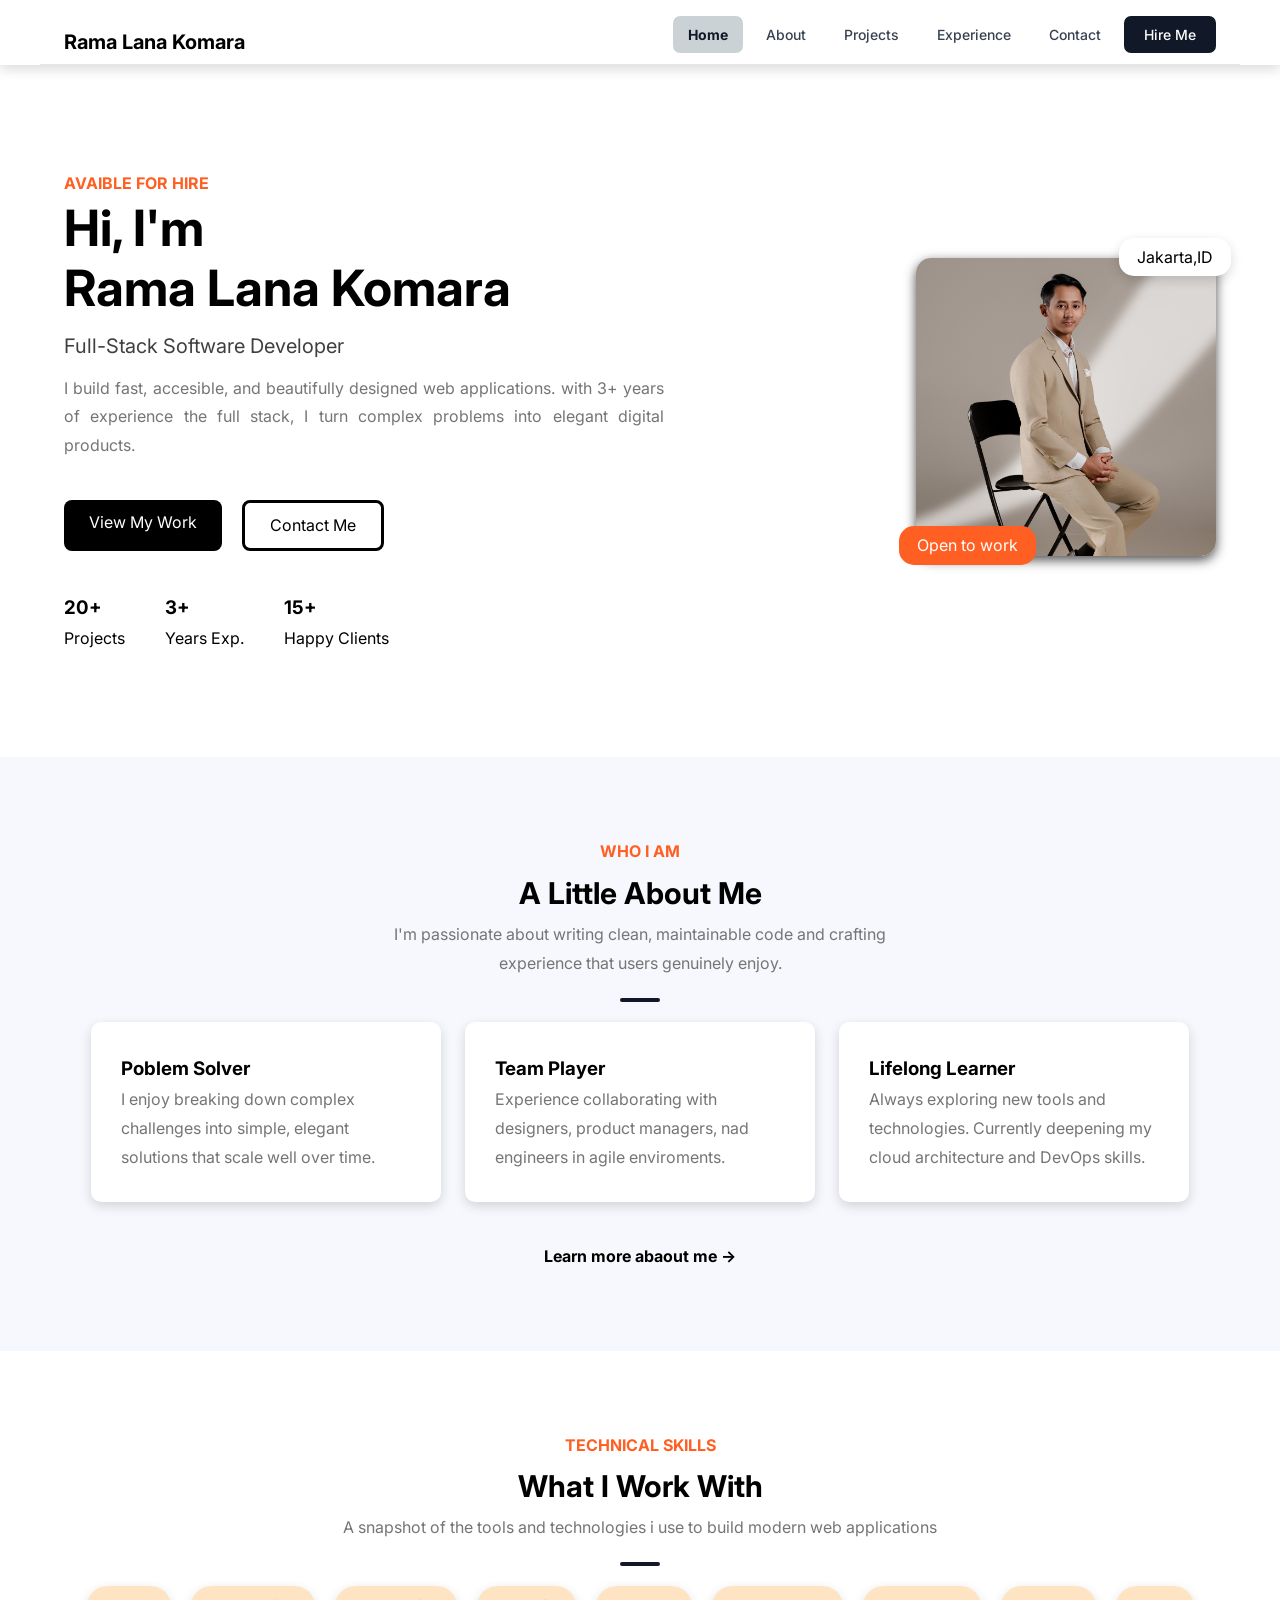
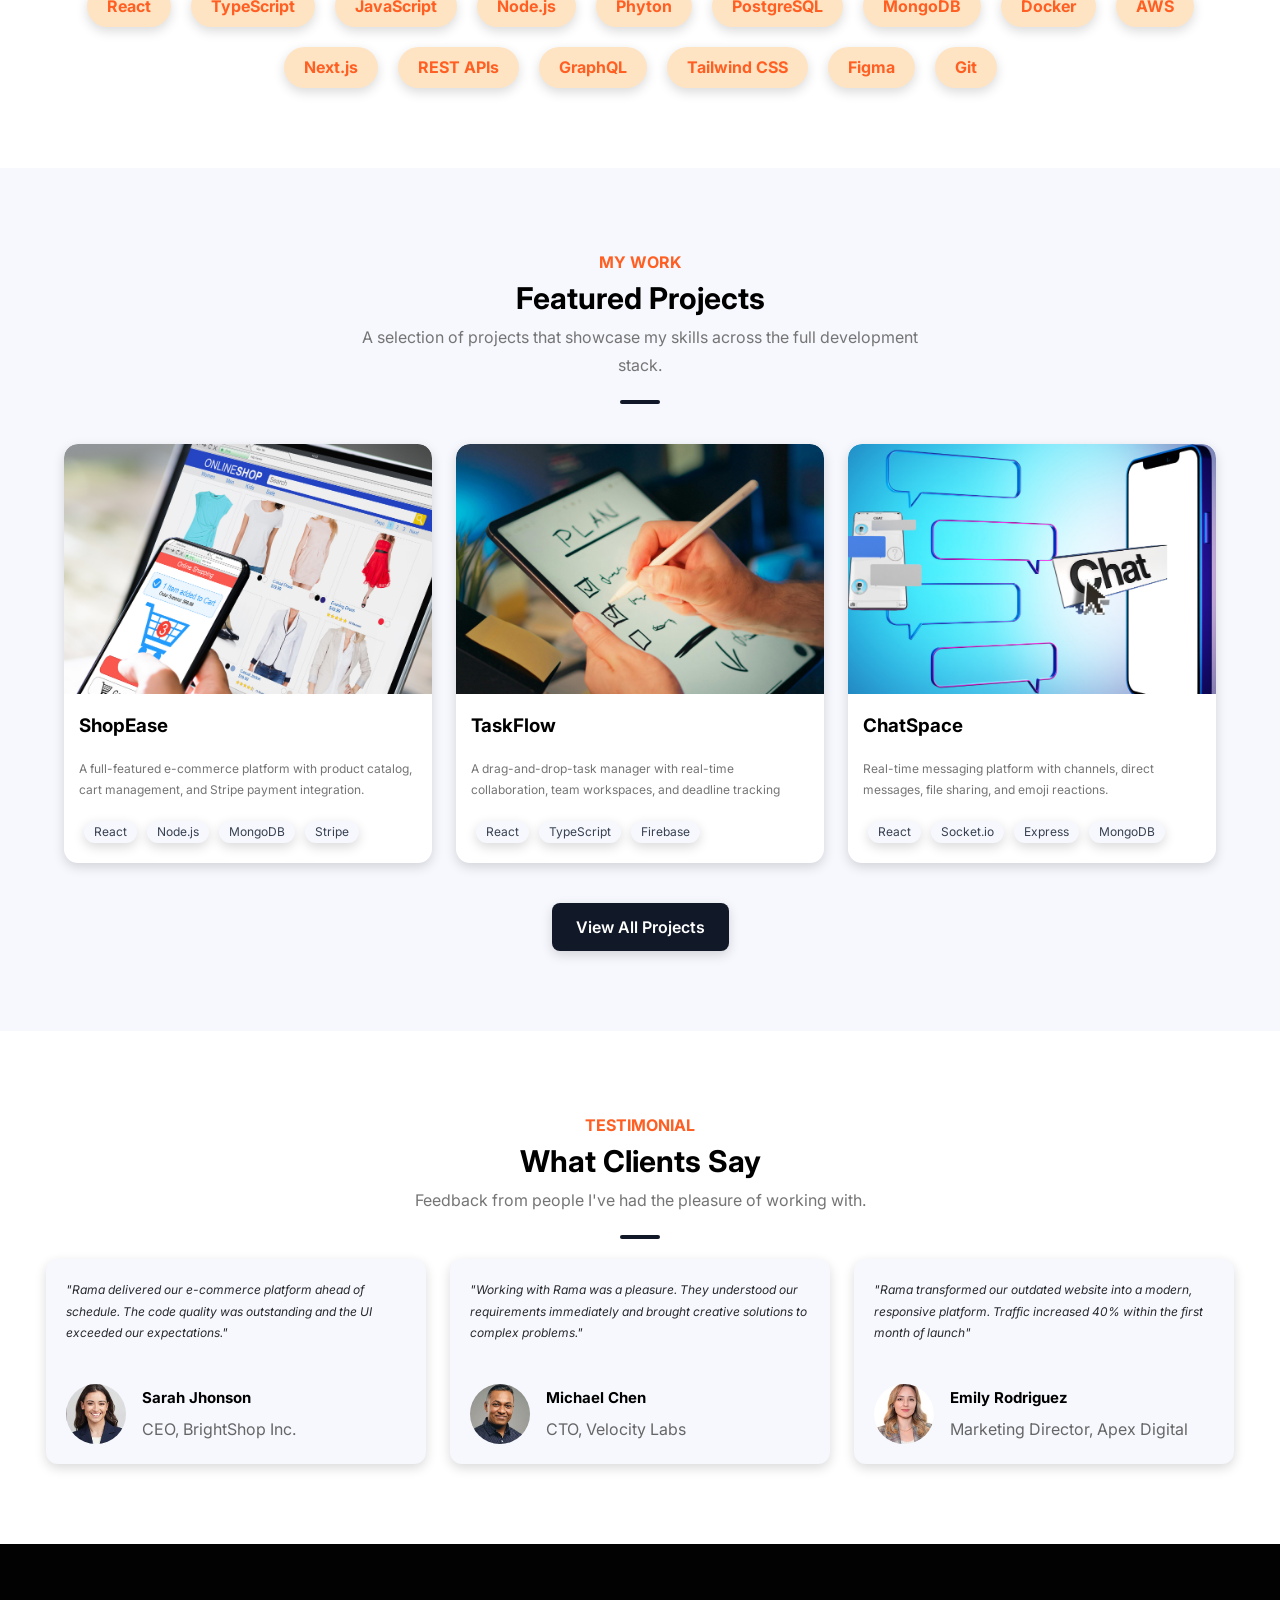
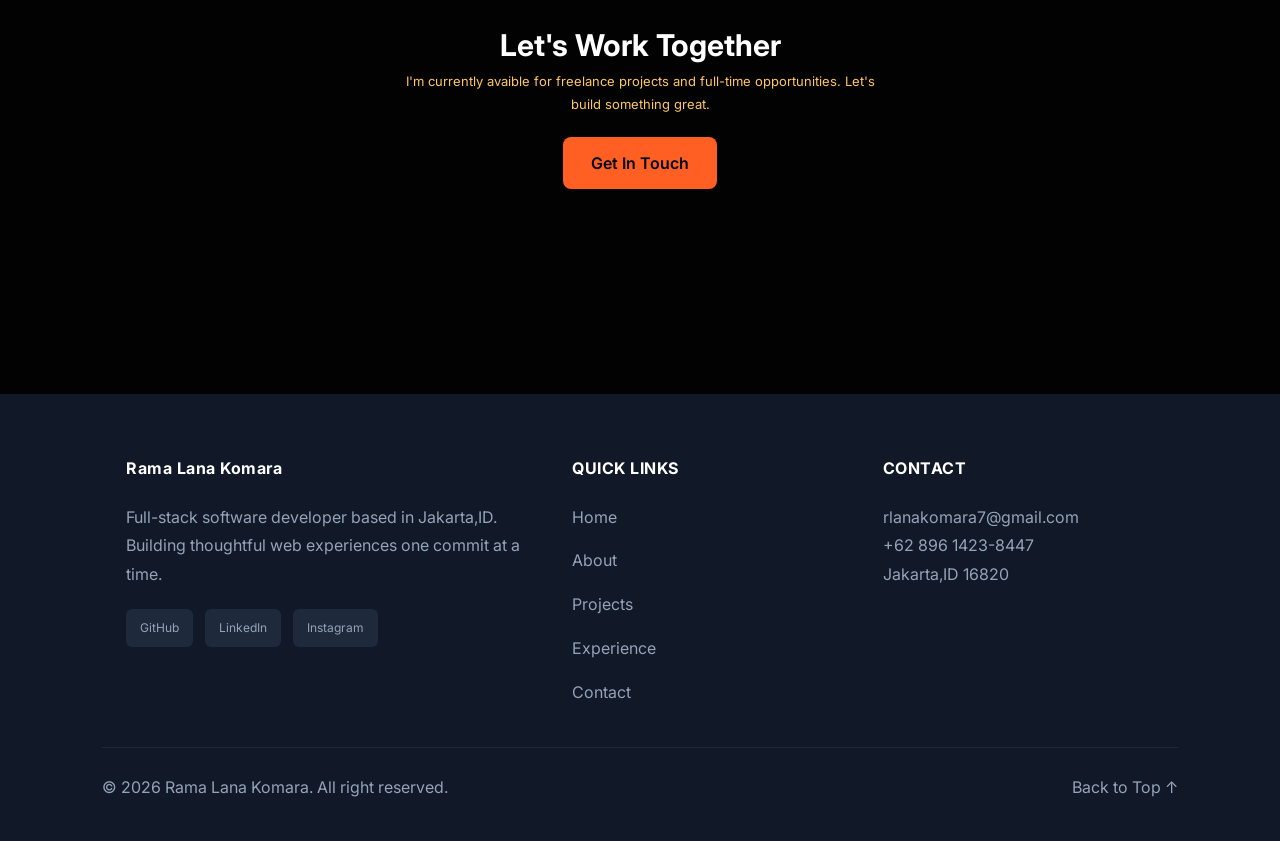
<file: index.html>
<!doctype html>
<html lang="en">
  <head>
    <meta charset="UTF-8" />
    <meta name="viewport" content="width=device-width, initial-scale=1.0" />
    <title>Rama Lana Komara</title>
    <link
      href="https://fonts.googleapis.com/css2?family=Inter:wght@100..900&display=swap"
      rel="stylesheet"
    />
    <link rel="stylesheet" href="styles.css" />
  </head>
  <body>
    <header id="home">
      <div class="container">
        <p class="logo">Rama Lana Komara</p>

        <button class="hamburger" id="hamburgerBtn" aria-label="Buka menu">
          <span></span>
          <span></span>
          <span></span>
        </button>

        <nav>
          <ul class="nav">
            <li><a class="navlist active" href="#home">Home</a></li>
            <li><a class="navlist" href="./pages/about.html">About</a></li>
            <li><a class="navlist" href="./pages/project.html">Projects</a></li>
            <li>
              <a class="navlist" href="./pages/experience.html">Experience</a>
            </li>
            <li><a class="navlist" href="./pages/contact.html">Contact</a></li>
            <li><a class="navlist" href="">Hire Me</a></li>
          </ul>
        </nav>
      </div>
    </header>

    <main>
      <section class="hero">
        <div class="container-hero">
          <div>
            <p class="orangetext">AVAIBLE FOR HIRE</p>
            <h1 class="nama">
              Hi, I'm <br />
              Rama Lana Komara
            </h1>
            <h2 class="fullstack">Full-Stack Software Developer</h2>
            <p class="introduction">
              I build fast, accesible, and beautifully designed web
              applications. with 3+ years of experience the full stack, I turn
              complex problems into elegant digital products.
            </p>

            <div class="btn-grup">
              <a class="btn1" href="./pages/project.html">View My Work</a>
              <a class="btn2" href="./pages/contact.html">Contact Me</a>
            </div>

            <div class="stats">
              <div class="stat-item">
                <h3>20+</h3>
                <p>Projects</p>
              </div>

              <div class="stat-item">
                <h3>3+</h3>
                <p>Years Exp.</p>
              </div>

              <div class="stat-item">
                <h3>15+</h3>
                <p>Happy Clients</p>
              </div>
            </div>
          </div>
          <div class="profile-card">
            <div>
              <p class="city">Jakarta,ID</p>
              <img class="profile" src="./assets/SON_9681web.JPG" alt="" />
              <p class="status">Open to work</p>
            </div>
          </div>
        </div>
      </section>

      <section class="aboutme">
        <div class="container">
          <div class="self">
            <p class="orangetext">WHO I AM</p>
            <h2 class="sub">A Little About Me</h2>
            <p>
              I'm passionate about writing clean, maintainable code and crafting
              experience that users genuinely enjoy.
            </p>
          </div>
          <div class="divider"></div>
          <div class="passionate">
            <div class="passionate-card">
              <h3>Poblem Solver</h3>
              <p>
                I enjoy breaking down complex challenges into simple, elegant
                solutions that scale well over time.
              </p>
            </div>

            <div class="passionate-card">
              <h3>Team Player</h3>
              <p>
                Experience collaborating with designers, product managers, nad
                engineers in agile enviroments.
              </p>
            </div>
            <div class="passionate-card">
              <h3>Lifelong Learner</h3>
              <p>
                Always exploring new tools and technologies. Currently deepening
                my cloud architecture and DevOps skills.
              </p>
            </div>
          </div>
          <div class="learn-more">
            <a href="./pages/about.html">Learn more abaout me → </a>
          </div>
        </div>
      </section>

      <section class="skills">
        <div class="container">
          <div class="technical">
            <p class="orangetext">TECHNICAL SKILLS</p>
            <h2 class="sub">What I Work With</h2>
            <p>
              A snapshot of the tools and technologies i use to build modern web
              applications
            </p>
          </div>
          <div class="divider"></div>
          <div>
            <ul class="liskills">
              <li>React</li>
              <li>TypeScript</li>
              <li>JavaScript</li>
              <li>Node.js</li>
              <li>Phyton</li>
              <li>PostgreSQL</li>
              <li>MongoDB</li>
              <li>Docker</li>
              <li>AWS</li>
              <li>Next.js</li>
              <li>REST APIs</li>
              <li>GraphQL</li>
              <li>Tailwind CSS</li>
              <li>Figma</li>
              <li>Git</li>
            </ul>
          </div>
        </div>
      </section>

      <section class="work">
        <div class="container">
          <div class="descmywork">
            <p class="orangetext">MY WORK</p>
            <h2 class="sub">Featured Projects</h2>
            <p>
              A selection of projects that showcase my skills across the full
              development stack.
            </p>
          </div>
          <div class="divider"></div>

          <div class="articlemywork">
            <article>
              <img class="imgproject" src="./assets/1.png" alt="" />
              <h3>ShopEase</h3>
              <p>
                A full-featured e-commerce platform with product catalog, cart
                management, and Stripe payment integration.
              </p>
              <ul>
                <li class="lifeatured">React</li>
                <li class="lifeatured">Node.js</li>
                <li class="lifeatured">MongoDB</li>
                <li class="lifeatured">Stripe</li>
              </ul>
            </article>

            <article>
              <img class="imgproject" src="./assets/3.png" alt="" />
              <h3>TaskFlow</h3>
              <p>
                A drag-and-drop-task manager with real-time collaboration, team
                workspaces, and deadline tracking
              </p>
              <ul>
                <li class="lifeatured">React</li>
                <li class="lifeatured">TypeScript</li>
                <li class="lifeatured">Firebase</li>
              </ul>
            </article>

            <article>
              <img class="imgproject" src="./assets/2.png" alt="" />
              <h3>ChatSpace</h3>
              <p>
                Real-time messaging platform with channels, direct messages,
                file sharing, and emoji reactions.
              </p>
              <ul>
                <li class="lifeatured">React</li>
                <li class="lifeatured">Socket.io</li>
                <li class="lifeatured">Express</li>
                <li class="lifeatured">MongoDB</li>
              </ul>
            </article>
          </div>
          <a class="viewproject" href="./pages/project.html"
            >View All Projects</a
          >
        </div>
      </section>

      <section class="testimonial">
        <div class="desctestimonial">
          <p class="orangetext">TESTIMONIAL</p>
          <h2 class="sub">What Clients Say</h2>
          <p>Feedback from people I've had the pleasure of working with.</p>
        </div>
        <div class="divider"></div>
        <div class="container-testi">
          <article class="testimonial-card">
            <blockquote>
              <p>
                "Rama delivered our e-commerce platform ahead of schedule. The
                code quality was outstanding and the UI exceeded our
                expectations."
              </p>
            </blockquote>
            <div class="client">
              <img class="imgclient" src="./assets/zxcv.jpg" alt="" />
              <div>
                <h3>Sarah Jhonson</h3>
                <p>CEO, BrightShop Inc.</p>
              </div>
            </div>
          </article>

          <article class="testimonial-card">
            <blockquote>
              <p>
                "Working with Rama was a pleasure. They understood our
                requirements immediately and brought creative solutions to
                complex problems."
              </p>
            </blockquote>
            <div class="client">
              <img class="imgclient" src="./assets/zx.jpg" alt="" />
              <div>
                <h3>Michael Chen</h3>
                <p>CTO, Velocity Labs</p>
              </div>
            </div>
          </article>

          <article class="testimonial-card">
            <blockquote>
              <p>
                "Rama transformed our outdated website into a modern, responsive
                platform. Traffic increased 40% within the first month of
                launch"
              </p>
            </blockquote>
            <div class="client">
              <img class="imgclient" src="./assets/zxc.jpg" alt="" />
              <div>
                <h3>Emily Rodriguez</h3>
                <p>Marketing Director, Apex Digital</p>
              </div>
            </div>
          </article>
        </div>
      </section>

      <section class="together">
        <div class="container">
          <h2>Let's Work Together</h2>
          <p>
            I'm currently avaible for freelance projects and full-time
            opportunities. Let's build something great.
          </p>
          <a href="./pages/contact.html">Get In Touch</a>
        </div>
      </section>
    </main>

    <footer>
      <div class="container">
        <div class="your">
          <h3>Rama Lana Komara</h3>
          <p>
            Full-stack software developer based in Jakarta,ID. Building
            thoughtful web experiences one commit at a time.
          </p>
          <ul class="SOCMED">
            <li><a href="https://github.com/rlanakomara7">GitHub</a></li>
            <li>
              <a href="https://www.linkedin.com/in/rama-lana-komara/"
                >LinkedIn</a
              >
            </li>
            <li>
              <a href="https://www.instagram.com/ramalana.k/">Instagram</a>
            </li>
          </ul>
        </div>

        <div>
          <h3>QUICK LINKS</h3>
          <ul class="quicklink">
            <li><a href="#home">Home</a></li>
            <li><a href="./pages/about.html">About</a></li>
            <li><a href="./pages/project.html">Projects</a></li>
            <li><a href="./pages/experience.html">Experience</a></li>
            <li><a href="./pages/contact.html">Contact</a></li>
          </ul>
        </div>

        <div class="contact">
          <h3>CONTACT</h3>
          <p>rlanakomara7@gmail.com</p>
          <p>+62 896 1423-8447</p>
          <p>Jakarta,ID 16820</p>
        </div>
      </div>
      <hr />
      <div class="copyright">
        <p>&copy; 2026 Rama Lana Komara. All right reserved.</p>
        <a href="#home">Back to Top ↑</a>
      </div>
    </footer>

    <script>
      console.log("JS TERBACA");

      document.addEventListener("DOMContentLoaded", function () {
        console.log("DOM READY");

        const hamburgerBtn = document.getElementById("hamburgerBtn");
        const nav = document.querySelector("nav");

        console.log(hamburgerBtn);
        console.log(nav);

        hamburgerBtn.addEventListener("click", function () {
          console.log("BUTTON CLICK");

          nav.classList.toggle("active");
        });
      });
    </script>
  </body>
</html>
</file>
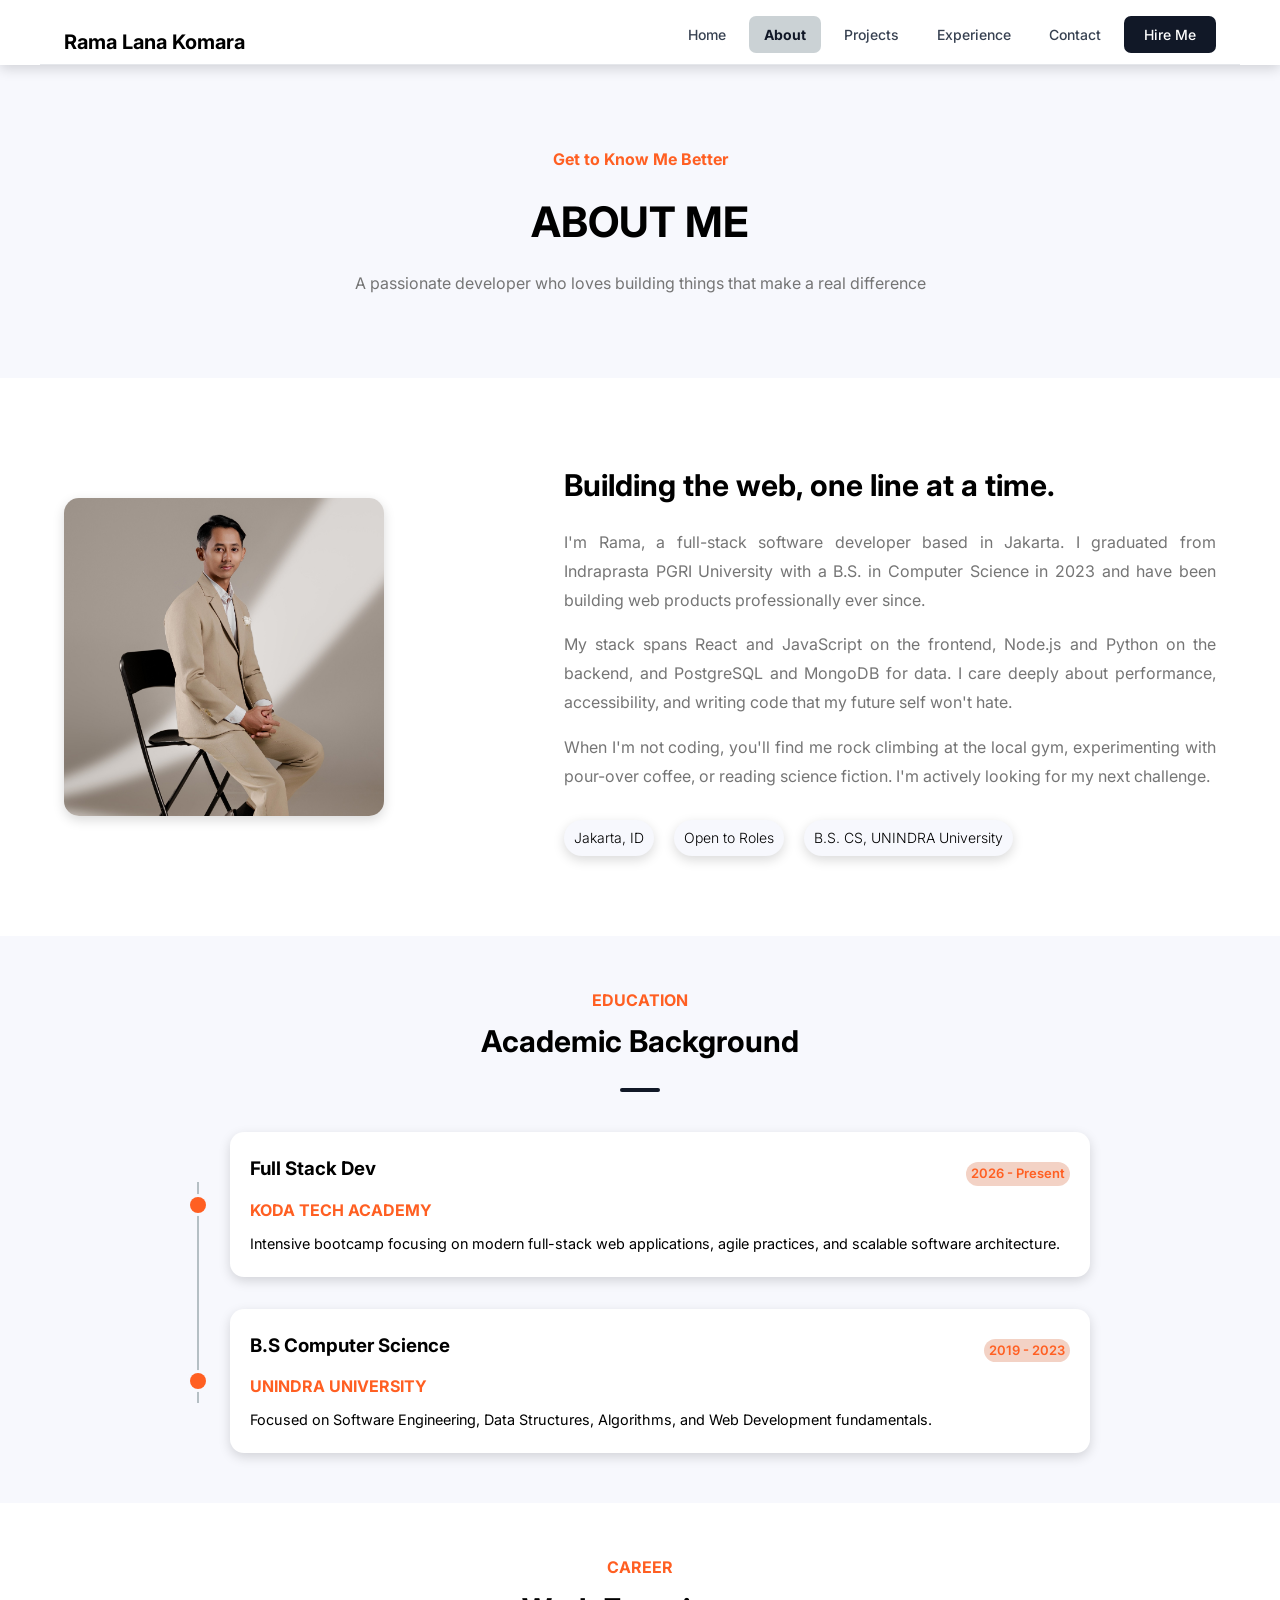
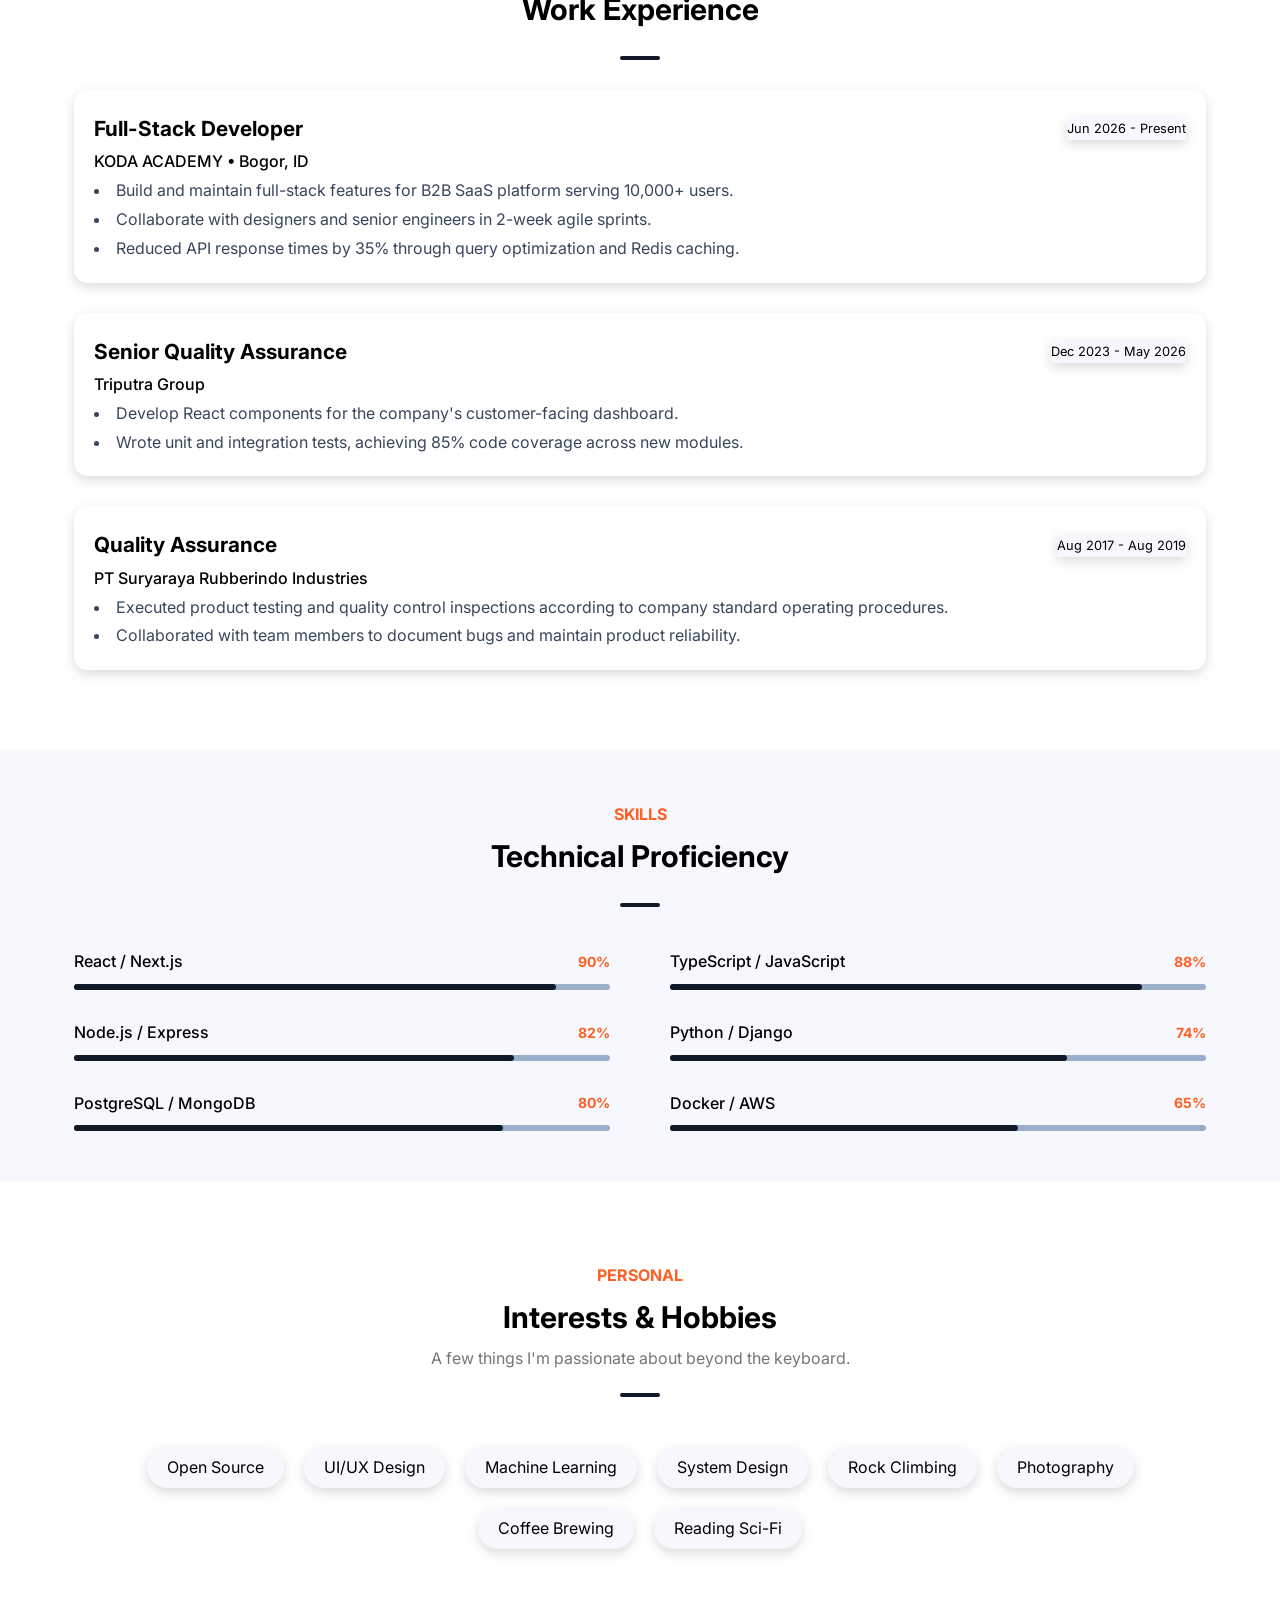
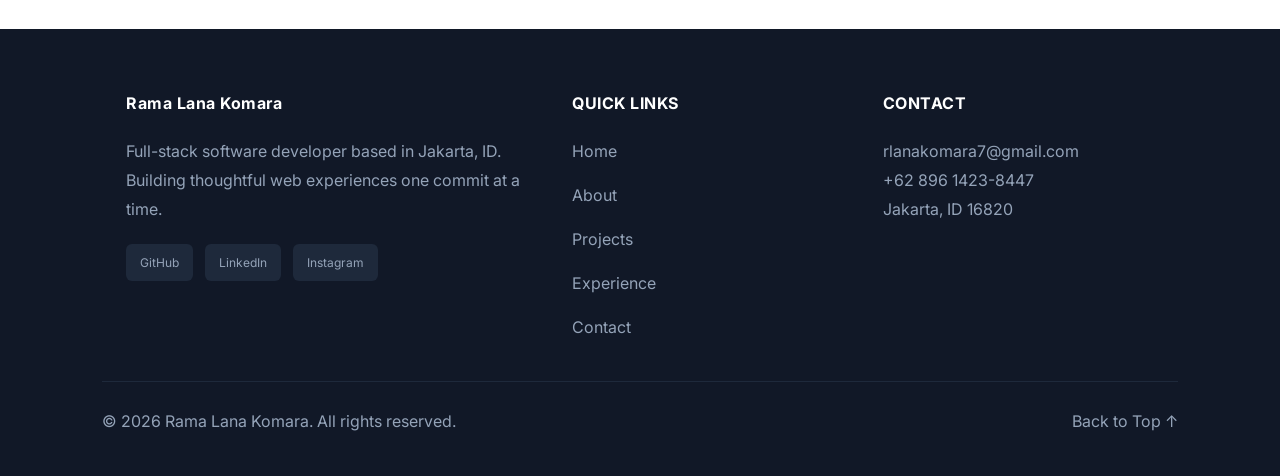
<file: pages/about.html>
<!doctype html>
<html lang="en">
  <head>
    <meta charset="UTF-8" />
    <meta name="viewport" content="width=device-width, initial-scale=1.0" />
    <meta name="format-detection" content="telephone=no" />
    <title>About - Rama Lana Komara</title>
    <link
      href="https://fonts.googleapis.com/css2?family=Inter:wght@100..900&display=swap"
      rel="stylesheet"
    />
    <link rel="stylesheet" href="../styles.css" />
  </head>
  <body>
    <header id="home">
      <div class="container">
        <p class="logo">Rama Lana Komara</p>

        <button class="hamburger" id="hamburgerBtn" aria-label="Buka menu">
          <span></span>
          <span></span>
          <span></span>
        </button>

        <nav>
          <ul class="nav">
            <li><a class="navlist" href="../index.html">Home</a></li>
            <li><a class="navlist active" href="./about.html">About</a></li>
            <li><a class="navlist" href="./project.html">Projects</a></li>
            <li><a class="navlist" href="./experience.html">Experience</a></li>
            <li><a class="navlist" href="./contact.html">Contact</a></li>
            <li><a class="navlist" href="./contact.html">Hire Me</a></li>
          </ul>
        </nav>
      </div>
    </header>

    <main>
      <section class="page-header">
        <div class="container">
          <p class="orangetext">Get to Know Me Better</p>
          <h1>ABOUT ME</h1>
          <p class="lead">
            A passionate developer who loves building things that make a real
            difference
          </p>
        </div>
      </section>

      <section class="about-story">
        <div class="container about-story-grid">
          <img src="../assets/SON_9681web.JPG" alt="Rama Lana Komara" />
          <div class="about-story-text">
            <h2 class="sub">Building the web, one line at a time.</h2>
            <p>
              I'm Rama, a full-stack software developer based in Jakarta. I
              graduated from Indraprasta PGRI University with a B.S. in Computer
              Science in 2023 and have been building web products professionally
              ever since.
            </p>

            <p>
              My stack spans React and JavaScript on the frontend, Node.js and
              Python on the backend, and PostgreSQL and MongoDB for data. I care
              deeply about performance, accessibility, and writing code that my
              future self won't hate.
            </p>
            <p>
              When I'm not coding, you'll find me rock climbing at the local
              gym, experimenting with pour-over coffee, or reading science
              fiction. I'm actively looking for my next challenge.
            </p>
            <ul class="datathumb">
              <li>Jakarta, ID</li>
              <li>Open to Roles</li>
              <li>B.S. CS, UNINDRA University</li>
            </ul>
          </div>
        </div>
      </section>

      <!-- Education / journey timeline -->
      <section class="academicbg">
        <div class="container">
          <div class="self">
            <p class="orangetext">EDUCATION</p>
            <h2 class="sub">Academic Background</h2>
          </div>
          <div class="divider"></div>
          <div class="timeline">
            <div class="timeline-item">
              <div class="timeline-dot"></div>
              <div class="timeline-content">
                <div class="timelinehead">
                  <h3>Full Stack Dev</h3>
                  <p class="eduyear">2026 - Present</p>
                </div>
                <p class="eduplace">KODA TECH ACADEMY</p>
                <p class="timelinedesc">
                  Intensive bootcamp focusing on modern full-stack web
                  applications, agile practices, and scalable software
                  architecture.
                </p>
              </div>
            </div>
            <div class="timeline-item">
              <div class="timeline-dot"></div>
              <div class="timeline-content">
                <div class="timelinehead">
                  <h3>B.S Computer Science</h3>
                  <p class="eduyear">2019 - 2023</p>
                </div>
                <p class="eduplace">UNINDRA UNIVERSITY</p>
                <p class="timelinedesc">
                  Focused on Software Engineering, Data Structures, Algorithms,
                  and Web Development fundamentals.
                </p>
              </div>
            </div>
          </div>
        </div>
      </section>

      <section class="career">
        <div class="container">
          <div class="self">
            <p class="orangetext">CAREER</p>
            <h2 class="sub">Work Experience</h2>
          </div>
          <div class="divider"></div>
          <div class="experience">
            <div class="experience-card">
              <div class="experiencehead">
                <h3>Full-Stack Developer</h3>
                <p>Jun 2026 - Present</p>
              </div>
              <p class="loct">KODA ACADEMY • Bogor, ID</p>
              <ul class="experiencelist">
                <li>
                  Build and maintain full-stack features for B2B SaaS platform
                  serving 10,000+ users.
                </li>
                <li>
                  Collaborate with designers and senior engineers in 2-week
                  agile sprints.
                </li>
                <li>
                  Reduced API response times by 35% through query optimization
                  and Redis caching.
                </li>
              </ul>
            </div>
            <div class="experience-card">
              <div class="experiencehead">
                <h3>Senior Quality Assurance</h3>
                <p>Dec 2023 - May 2026</p>
              </div>
              <p class="loct">Triputra Group</p>
              <ul class="experiencelist">
                <li>
                  Develop React components for the company's customer-facing
                  dashboard.
                </li>
                <li>
                  Wrote unit and integration tests, achieving 85% code coverage
                  across new modules.
                </li>
              </ul>
            </div>
            <div class="experience-card">
              <div class="experiencehead">
                <h3>Quality Assurance</h3>
                <p>Aug 2017 - Aug 2019</p>
              </div>
              <p class="loct">PT Suryaraya Rubberindo Industries</p>
              <ul class="experiencelist">
                <li>
                  Executed product testing and quality control inspections
                  according to company standard operating procedures.
                </li>
                <li>
                  Collaborated with team members to document bugs and maintain
                  product reliability.
                </li>
              </ul>
            </div>
          </div>
        </div>
      </section>

      <section class="proficiency">
        <div class="container">
          <div class="self">
            <p class="orangetext">SKILLS</p>
            <h2 class="sub">Technical Proficiency</h2>
          </div>
          <div class="divider"></div>

          <div class="skill-grid">
            <div class="skill-column">
              <div class="skill-item">
                <div class="skill-label">
                  <h3>React / Next.js</h3>
                  <p>90%</p>
                </div>
                <div class="skill-bar">
                  <div class="skill-fill" style="width: 90%"></div>
                </div>
              </div>

              <div class="skill-item">
                <div class="skill-label">
                  <h3>Node.js / Express</h3>
                  <p>82%</p>
                </div>
                <div class="skill-bar">
                  <div class="skill-fill" style="width: 82%"></div>
                </div>
              </div>

              <div class="skill-item">
                <div class="skill-label">
                  <h3>PostgreSQL / MongoDB</h3>
                  <p>80%</p>
                </div>
                <div class="skill-bar">
                  <div class="skill-fill" style="width: 80%"></div>
                </div>
              </div>
            </div>

            <div class="skill-column">
              <div class="skill-item">
                <div class="skill-label">
                  <h3>TypeScript / JavaScript</h3>
                  <p>88%</p>
                </div>
                <div class="skill-bar">
                  <div class="skill-fill" style="width: 88%"></div>
                </div>
              </div>

              <div class="skill-item">
                <div class="skill-label">
                  <h3>Python / Django</h3>
                  <p>74%</p>
                </div>
                <div class="skill-bar">
                  <div class="skill-fill" style="width: 74%"></div>
                </div>
              </div>

              <div class="skill-item">
                <div class="skill-label">
                  <h3>Docker / AWS</h3>
                  <p>65%</p>
                </div>
                <div class="skill-bar">
                  <div class="skill-fill" style="width: 65%"></div>
                </div>
              </div>
            </div>
          </div>
        </div>
      </section>

      <section class="skills">
        <div class="container">
          <div class="technical">
            <p class="orangetext">PERSONAL</p>
            <h2 class="sub">Interests & Hobbies</h2>
            <p>A few things I'm passionate about beyond the keyboard.</p>
          </div>
          <div class="divider"></div>
          <div>
            <ul class="li-hobbies">
              <li>Open Source</li>
              <li>UI/UX Design</li>
              <li>Machine Learning</li>
              <li>System Design</li>
              <li>Rock Climbing</li>
              <li>Photography</li>
              <li>Coffee Brewing</li>
              <li>Reading Sci-Fi</li>
            </ul>
          </div>
        </div>
      </section>
    </main>

    <footer>
      <div class="container">
        <div class="your">
          <h3>Rama Lana Komara</h3>
          <p>
            Full-stack software developer based in Jakarta, ID. Building
            thoughtful web experiences one commit at a time.
          </p>
          <ul class="SOCMED">
            <li>
              <a
                href="https://github.com/rlanakomara7"
                target="_blank"
                rel="noopener noreferrer"
                >GitHub</a
              >
            </li>
            <li>
              <a
                href="https://www.linkedin.com/in/rama-lana-komara/"
                target="_blank"
                rel="noopener noreferrer"
                >LinkedIn</a
              >
            </li>
            <li>
              <a
                href="https://www.instagram.com/ramalana.k/"
                target="_blank"
                rel="noopener noreferrer"
                >Instagram</a
              >
            </li>
          </ul>
        </div>

        <div>
          <h3>QUICK LINKS</h3>
          <ul class="quicklink">
            <li><a href="../index.html">Home</a></li>
            <li><a href="./about.html">About</a></li>
            <li><a href="./project.html">Projects</a></li>
            <li><a href="./experience.html">Experience</a></li>
            <li><a href="./contact.html">Contact</a></li>
          </ul>
        </div>

        <div class="contact">
          <h3>CONTACT</h3>
          <p>rlanakomara7@gmail.com</p>
          <p><a href="tel:+6289614238447">+62 896 1423-8447</a></p>
          <p>Jakarta, ID 16820</p>
        </div>
      </div>
      <hr />
      <div class="copyright">
        <p>&copy; 2026 Rama Lana Komara. All rights reserved.</p>
        <a href="#home">Back to Top ↑</a>
      </div>
    </footer>
    <script>
      document.addEventListener("DOMContentLoaded", function () {
        const hamburgerBtn = document.getElementById("hamburgerBtn");
        const nav = document.querySelector("nav");

        hamburgerBtn.addEventListener("click", function () {
          nav.classList.toggle("active");
        });
      });
    </script>
  </body>
</html>
</file>
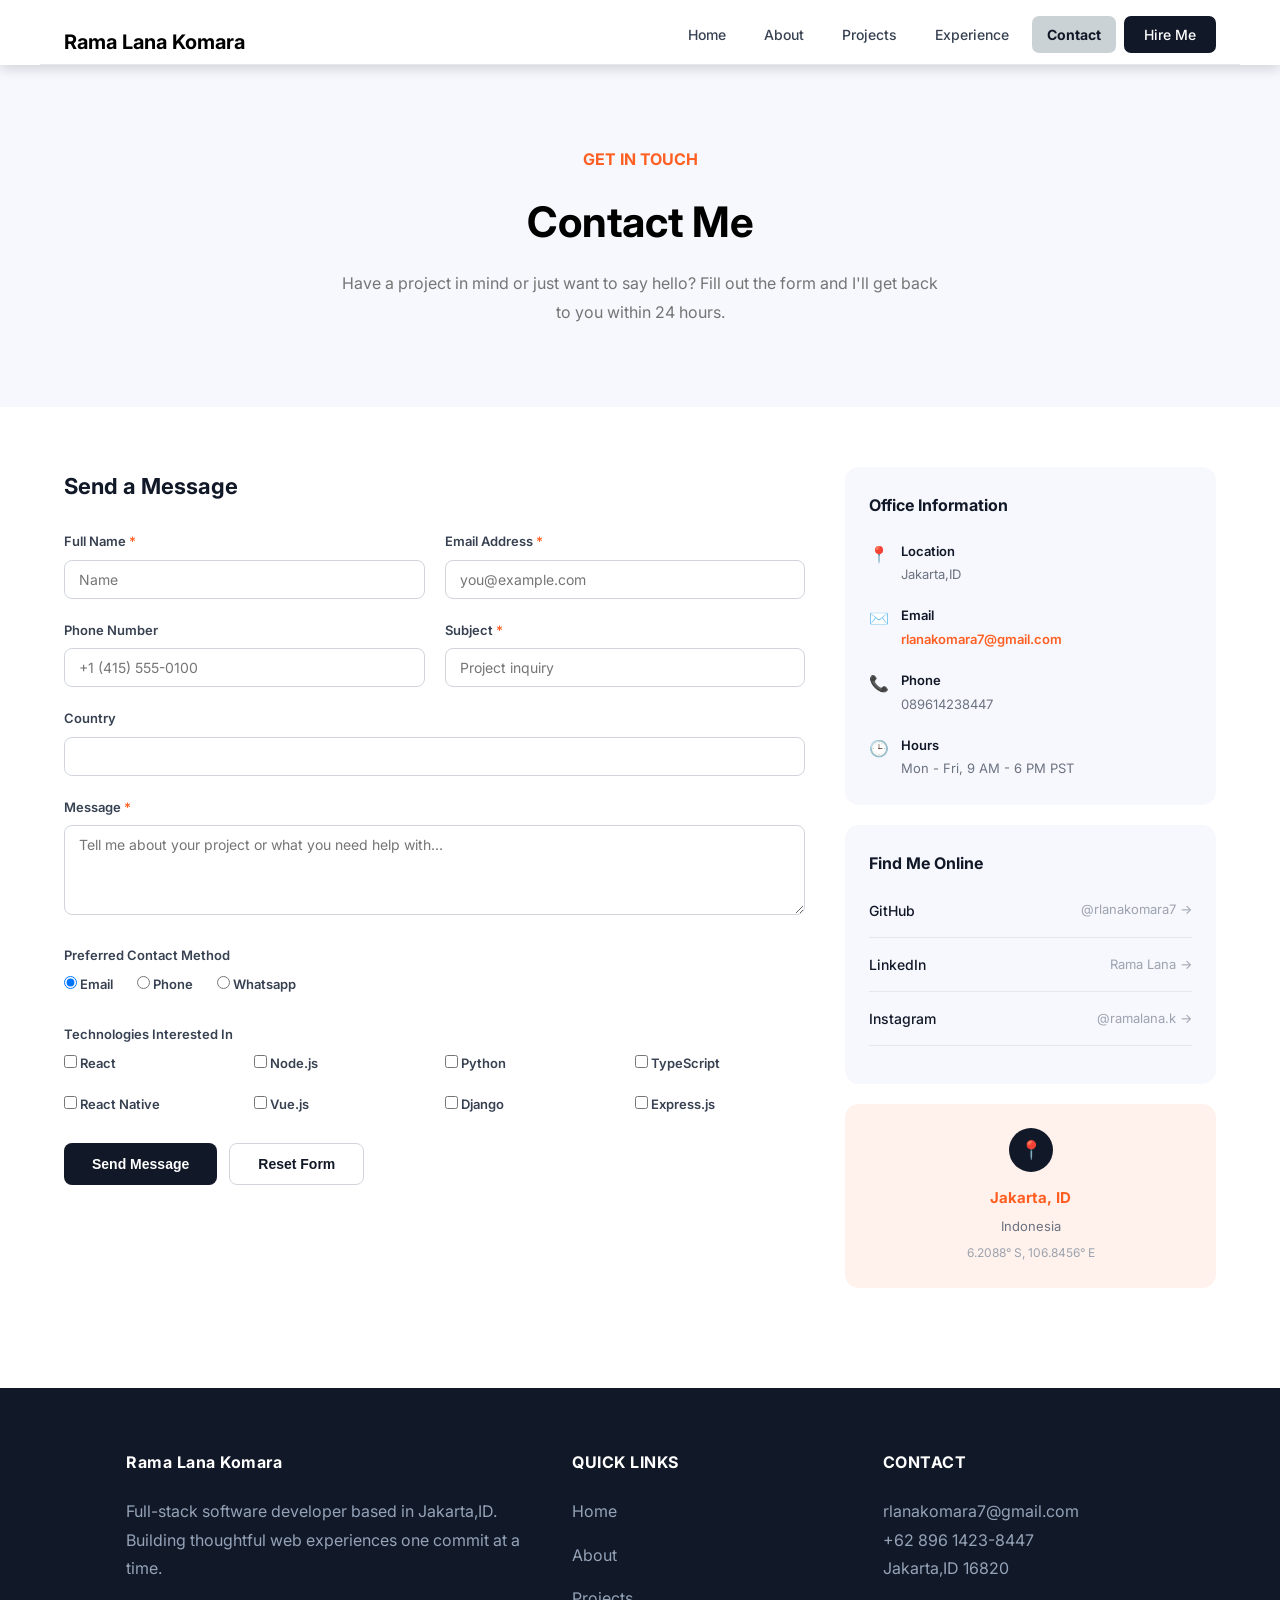
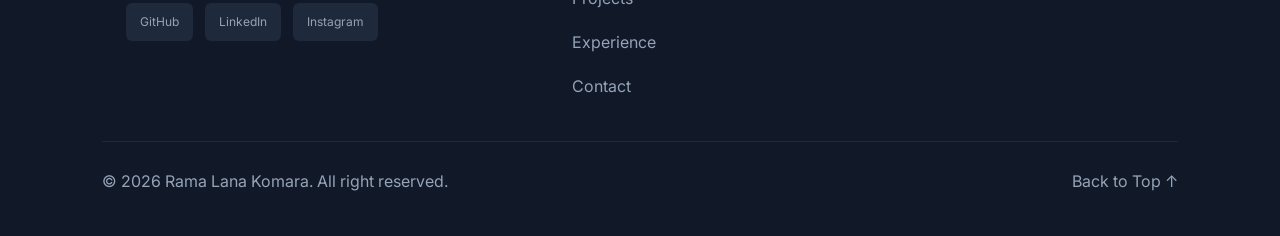
<file: pages/contact.html>
<!doctype html>
<html lang="en">
  <head>
    <meta charset="UTF-8" />
    <meta name="viewport" content="width=device-width, initial-scale=1.0" />
    <title>Contact - Rama Lana Komara</title>
    <link
      href="https://fonts.googleapis.com/css2?family=Inter:wght@100..900&display=swap"
      rel="stylesheet"
    />
    <link rel="stylesheet" href="../styles.css" />
  </head>
  <body>
    <header id="home">
      <div class="container">
        <p class="logo">Rama Lana Komara</p>

        <button class="hamburger" id="hamburgerBtn" aria-label="Buka menu">
          <span></span>
          <span></span>
          <span></span>
        </button>

        <nav>
          <ul class="nav">
            <li><a class="navlist" href="../index.html">Home</a></li>
            <li><a class="navlist" href="./about.html">About</a></li>
            <li><a class="navlist" href="./project.html">Projects</a></li>
            <li><a class="navlist" href="./experience.html">Experience</a></li>
            <li><a class="navlist active" href="./contact.html">Contact</a></li>
            <li><a class="navlist" href="">Hire Me</a></li>
          </ul>
        </nav>
      </div>
    </header>

    <main>
      <section class="page-header">
        <div class="container">
          <p class="orangetext">GET IN TOUCH</p>
          <h1>Contact Me</h1>
          <p class="lead">
            Have a project in mind or just want to say hello? Fill out the form
            and I'll get back to you within 24 hours.
          </p>
        </div>
      </section>

      <section class="contact-section">
        <div class="container contact-layout">
          <!-- ========== -->
          <div class="form-card">
            <h2 class="form-title">Send a Message</h2>
            <!-- Fullname + Email -->
            <form class="contact-form">
              <div class="form-row">
                <div class="form-group">
                  <label>Full Name <span class="required">*</span></label>
                  <input type="text" placeholder="Name" required />
                </div>
                <div class="form-group">
                  <label>Email Address <span class="required">*</span></label>
                  <input type="email" placeholder="you@example.com" required />
                </div>
              </div>

              <!-- Phone + Subject -->
              <div class="form-row">
                <div class="form-group">
                  <label>Phone Number</label>
                  <input type="tel" placeholder="+1 (415) 555-0100" />
                </div>
                <div class="form-group">
                  <label>Subject <span class="required">*</span></label>
                  <input type="text" placeholder="Project inquiry" required />
                </div>
              </div>

              <!-- Country, full width sendiri -->
              <div class="form-group">
                <label>Country</label>
                <input type="text" />
              </div>

              <!-- Message textarea -->
              <div class="form-group">
                <label>Message <span class="required">*</span></label>
                <textarea
                  rows="4"
                  placeholder="Tell me about your project or what you need help with..."
                  required
                ></textarea>
              </div>

              <!-- Preferred contact radio  -->
              <div class="form-group">
                <label>Preferred Contact Method</label>
                <div class="choice-row">
                  <label class="choice-item">
                    <input type="radio" name="contact-method" checked />
                    Email
                  </label>
                  <label class="choice-item">
                    <input type="radio" name="contact-method" />
                    Phone
                  </label>
                  <label class="choice-item">
                    <input type="radio" name="contact-method" />
                    Whatsapp
                  </label>
                </div>
              </div>

              <!-- Technologies: checkbox  -->
              <div class="form-group">
                <label>Technologies Interested In</label>
                <div class="checkbox-grid">
                  <label class="choice-item"
                    ><input type="checkbox" /> React</label
                  >
                  <label class="choice-item"
                    ><input type="checkbox" /> Node.js</label
                  >
                  <label class="choice-item"
                    ><input type="checkbox" /> Python</label
                  >
                  <label class="choice-item"
                    ><input type="checkbox" /> TypeScript</label
                  >
                  <label class="choice-item"
                    ><input type="checkbox" /> React Native</label
                  >
                  <label class="choice-item"
                    ><input type="checkbox" /> Vue.js</label
                  >
                  <label class="choice-item"
                    ><input type="checkbox" /> Django</label
                  >
                  <label class="choice-item"
                    ><input type="checkbox" /> Express.js</label
                  >
                </div>
              </div>

              <div class="form-actions">
                <button type="submit" class="btn-send">Send Message</button>
                <button type="reset" class="btn-reset">Reset Form</button>
              </div>
            </form>
          </div>

          <div class="contact-sidebar">
            <!-- Office Information -->
            <div class="sidebar-card">
              <h3>Office Information</h3>

              <div class="info-item">
                <span class="info-icon">📍</span>
                <div>
                  <p class="info-label">Location</p>
                  <p class="info-value">Jakarta,ID</p>
                </div>
              </div>

              <div class="info-item">
                <span class="info-icon">✉️</span>
                <div>
                  <p class="info-label">Email</p>
                  <p class="info-value info-link">rlanakomara7@gmail.com</p>
                </div>
              </div>

              <div class="info-item">
                <span class="info-icon">📞</span>
                <div>
                  <p class="info-label">Phone</p>
                  <p class="info-value">089614238447</p>
                </div>
              </div>

              <div class="info-item">
                <span class="info-icon">🕒</span>
                <div>
                  <p class="info-label">Hours</p>
                  <p class="info-value">Mon - Fri, 9 AM - 6 PM PST</p>
                </div>
              </div>
            </div>

            <!-- Find Me Online -->
            <div class="sidebar-card">
              <h3>Find Me Online</h3>
              <ul class="social-list">
                <li>
                  <span>GitHub</span>
                  <a href="https://github.com/rlanakomara7">@rlanakomara7 →</a>
                </li>
                <li>
                  <span>LinkedIn</span>
                  <a href="https://www.linkedin.com/in/rama-lana-komara/"
                    >Rama Lana →</a
                  >
                </li>
                <li>
                  <span>Instagram</span>
                  <a href="https://www.instagram.com/ramalana.k/"
                    >@ramalana.k →</a
                  >
                </li>
              </ul>
            </div>

            <!-- Location highlight -->
            <div class="sidebar-card location-card">
              <div class="location-pin">📍</div>
              <p class="location-city">Jakarta, ID</p>
              <p class="location-country">Indonesia</p>
              <p class="location-coord">6.2088° S, 106.8456° E</p>
            </div>
          </div>
        </div>
      </section>
    </main>

    <footer>
      <div class="container">
        <div class="your">
          <h3>Rama Lana Komara</h3>
          <p>
            Full-stack software developer based in Jakarta,ID. Building
            thoughtful web experiences one commit at a time.
          </p>
          <ul class="SOCMED">
            <li><a href="https://github.com/rlanakomara7">GitHub</a></li>
            <li>
              <a href="https://www.linkedin.com/in/rama-lana-komara/"
                >LinkedIn</a
              >
            </li>
            <li>
              <a href="https://www.instagram.com/ramalana.k/">Instagram</a>
            </li>
          </ul>
        </div>

        <div>
          <h3>QUICK LINKS</h3>
          <ul class="quicklink">
            <li><a href="../index.html">Home</a></li>
            <li><a href="./about.html">About</a></li>
            <li><a href="./project.html">Projects</a></li>
            <li><a href="./experience.html">Experience</a></li>
            <li><a href="./contact.html">Contact</a></li>
          </ul>
        </div>

        <div class="contact">
          <h3>CONTACT</h3>
          <p>rlanakomara7@gmail.com</p>
          <p>+62 896 1423-8447</p>
          <p>Jakarta,ID 16820</p>
        </div>
      </div>
      <hr />
      <div class="copyright">
        <p>&copy; 2026 Rama Lana Komara. All right reserved.</p>
        <a href="#home">Back to Top ↑</a>
      </div>
    </footer>
    <script>
      console.log("JS TERBACA");

      document.addEventListener("DOMContentLoaded", function () {
        console.log("DOM READY");

        const hamburgerBtn = document.getElementById("hamburgerBtn");
        const nav = document.querySelector("nav");

        console.log(hamburgerBtn);
        console.log(nav);

        hamburgerBtn.addEventListener("click", function () {
          console.log("BUTTON CLICK");

          nav.classList.toggle("active");
        });
      });
    </script>
  </body>
</html>
</file>
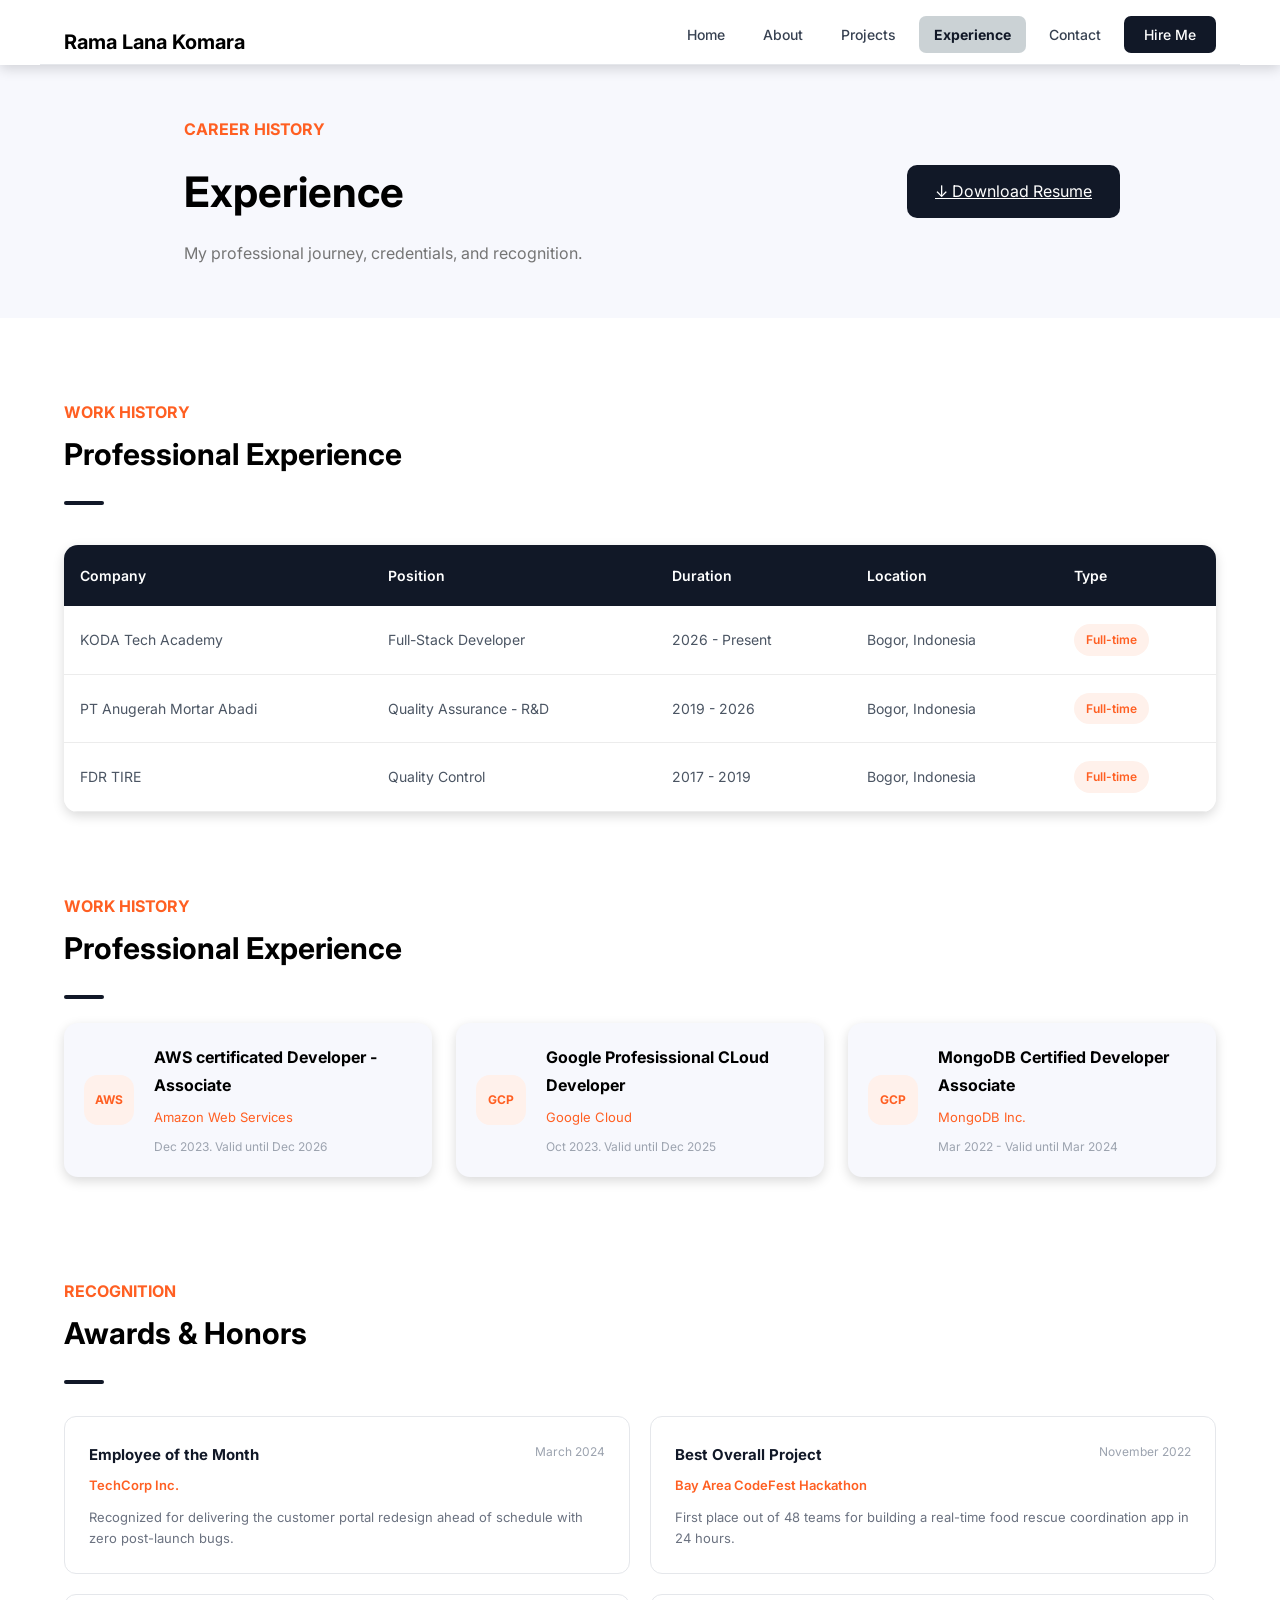
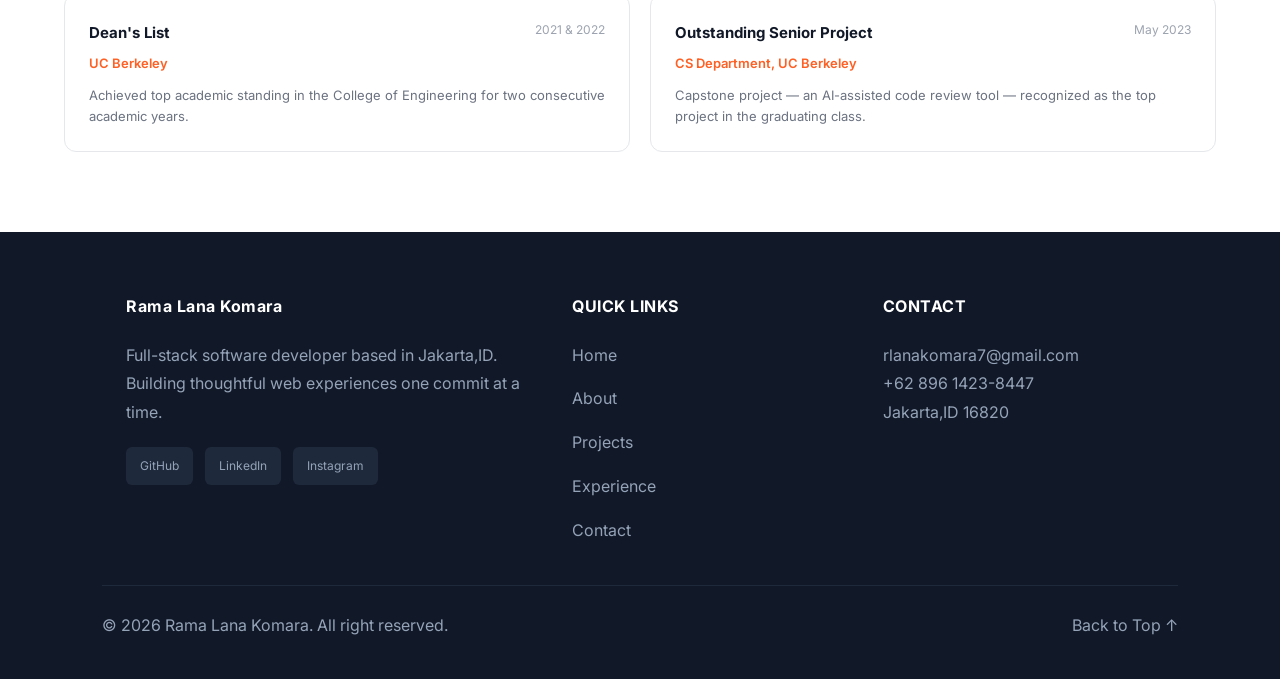
<file: pages/experience.html>
<!doctype html>
<html lang="en">
  <head>
    <meta charset="UTF-8" />
    <meta name="viewport" content="width=device-width, initial-scale=1.0" />
    <meta name="format-detection" content="telephone=no" />
    <title>Experience - Rama Lana Komara</title>
    <link
      href="https://fonts.googleapis.com/css2?family=Inter:wght@100..900&display=swap"
      rel="stylesheet"
    />
    <link rel="stylesheet" href="../styles.css" />
  </head>
  <body>
    <header id="home">
      <div class="container">
        <p class="logo">Rama Lana Komara</p>

        <button class="hamburger" id="hamburgerBtn" aria-label="Buka menu">
          <span></span>
          <span></span>
          <span></span>
        </button>

        <nav>
          <ul class="nav">
            <li><a class="navlist" href="../index.html">Home</a></li>
            <li><a class="navlist" href="./about.html">About</a></li>
            <li><a class="navlist" href="./project.html">Projects</a></li>
            <li>
              <a class="navlist active" href="./experience.html">Experience</a>
            </li>
            <li><a class="navlist" href="./contact.html">Contact</a></li>
            <li><a class="navlist" href="">Hire Me</a></li>
          </ul>
        </nav>
      </div>
    </header>
    <main>
      <section class="page-header experience">
        <div class="container">
          <p class="orangetext">CAREER HISTORY</p>
          <h1>Experience</h1>
          <p class="lead">
            My professional journey, credentials, and recognition.
          </p>
        </div>
        <a
          class="download"
          href="../assets/RamaLanaKomara.pdf"
          download="RamaLanaKomara.pdf"
        >
          &darr; Download Resume
        </a>
      </section>

      <section class="work-history">
        <div class="container">
          <div class="label-history">
            <p class="orangetext">WORK HISTORY</p>
            <h2 class="sub">Professional Experience</h2>
          </div>
          <div class="divider left"></div>

          <div class="table-wrapper">
            <table class="work-table">
              <thead>
                <tr>
                  <th scope="col">Company</th>
                  <th scope="col">Position</th>
                  <th scope="col">Duration</th>
                  <th scope="col">Location</th>
                  <th scope="col">Type</th>
                </tr>
              </thead>

              <tbody>
                <tr>
                  <td>KODA Tech Academy</td>
                  <td>Full-Stack Developer</td>
                  <td>2026 - Present</td>
                  <td>Bogor, Indonesia</td>
                  <td><span class="status-badge">Full-time</span></td>
                </tr>

                <tr>
                  <td>PT Anugerah Mortar Abadi</td>
                  <td>Quality Assurance - R&D</td>
                  <td>2019 - 2026</td>
                  <td>Bogor, Indonesia</td>
                  <td><span class="status-badge">Full-time</span></td>
                </tr>

                <tr>
                  <td>FDR TIRE</td>
                  <td>Quality Control</td>
                  <td>2017 - 2019</td>
                  <td>Bogor, Indonesia</td>
                  <td><span class="status-badge">Full-time</span></td>
                </tr>
              </tbody>
            </table>
          </div>
        </div>
      </section>

      <section class="credentials">
        <div class="container">
          <div class="label-credentials">
            <p class="orangetext">WORK HISTORY</p>
            <h2 class="sub">Professional Experience</h2>
          </div>
          <div class="divider left"></div>
          <div class="container-certificate">
            <div class="certificate-cards">
              <span class="title-certifications">AWS</span>
              <div class="certificate">
                <h3>AWS certificated Developer - Associate</h3>
                <p class="company">Amazon Web Services</p>
                <p class="date">Dec 2023. Valid until Dec 2026</p>
              </div>
            </div>

            <div class="certificate-cards">
              <span class="title-certifications">GCP</span>
              <div class="certificate">
                <h3>Google Profesissional CLoud Developer</h3>
                <p class="company">Google Cloud</p>
                <p class="date">Oct 2023. Valid until Dec 2025</p>
              </div>
            </div>

            <div class="certificate-cards">
              <span class="title-certifications">GCP</span>
              <div class="certificate">
                <h3>MongoDB Certified Developer Associate</h3>
                <p class="company">MongoDB Inc.</p>
                <p class="date">Mar 2022 - Valid until Mar 2024</p>
              </div>
            </div>
          </div>
        </div>
      </section>

      <section class="recog-awards">
        <div class="container">
          <div class="label-awards">
            <p class="orangetext">RECOGNITION</p>
            <h2 class="sub">Awards & Honors</h2>
          </div>
          <div class="divider left"></div>

          <div class="awards-grid">
            <div class="award-card">
              <div class="award-top">
                <h3>Employee of the Month</h3>
                <span class="award-date">March 2024</span>
              </div>
              <p class="award-org">TechCorp Inc.</p>
              <p class="award-desc">
                Recognized for delivering the customer portal redesign ahead of
                schedule with zero post-launch bugs.
              </p>
            </div>

            <div class="award-card">
              <div class="award-top">
                <h3>Best Overall Project</h3>
                <span class="award-date">November 2022</span>
              </div>
              <p class="award-org">Bay Area CodeFest Hackathon</p>
              <p class="award-desc">
                First place out of 48 teams for building a real-time food rescue
                coordination app in 24 hours.
              </p>
            </div>

            <div class="award-card">
              <div class="award-top">
                <h3>Dean's List</h3>
                <span class="award-date">2021 & 2022</span>
              </div>
              <p class="award-org">UC Berkeley</p>
              <p class="award-desc">
                Achieved top academic standing in the College of Engineering for
                two consecutive academic years.
              </p>
            </div>

            <div class="award-card">
              <div class="award-top">
                <h3>Outstanding Senior Project</h3>
                <span class="award-date">May 2023</span>
              </div>
              <p class="award-org">CS Department, UC Berkeley</p>
              <p class="award-desc">
                Capstone project — an AI-assisted code review tool — recognized
                as the top project in the graduating class.
              </p>
            </div>
          </div>
        </div>
      </section>
    </main>

    <footer>
      <div class="container">
        <div class="your">
          <h3>Rama Lana Komara</h3>
          <p>
            Full-stack software developer based in Jakarta,ID. Building
            thoughtful web experiences one commit at a time.
          </p>
          <ul class="SOCMED">
            <li><a href="https://github.com/rlanakomara7">GitHub</a></li>
            <li>
              <a href="https://www.linkedin.com/in/rama-lana-komara/"
                >LinkedIn</a
              >
            </li>
            <li>
              <a href="https://www.instagram.com/ramalana.k/">Instagram</a>
            </li>
          </ul>
        </div>

        <div>
          <h3>QUICK LINKS</h3>
          <ul class="quicklink">
            <li><a href="../index.html">Home</a></li>
            <li><a href="./about.html">About</a></li>
            <li><a href="./project.html">Projects</a></li>
            <li><a href="./experience.html">Experience</a></li>
            <li><a href="./contact.html">Contact</a></li>
          </ul>
        </div>

        <div class="contact">
          <h3>CONTACT</h3>
          <p>rlanakomara7@gmail.com</p>
          <p><a href="tel:+6289614238447">+62 896 1423-8447</a></p>
          <p>Jakarta,ID 16820</p>
        </div>
      </div>
      <hr />
      <div class="copyright">
        <p>&copy; 2026 Rama Lana Komara. All right reserved.</p>
        <a href="#home">Back to Top ↑</a>
      </div>
    </footer>
    <script>
      document.addEventListener("DOMContentLoaded", function () {
        const hamburgerBtn = document.getElementById("hamburgerBtn");
        const nav = document.querySelector("nav");

        hamburgerBtn.addEventListener("click", function () {
          nav.classList.toggle("active");
        });
      });
    </script>
  </body>
</html>
</file>
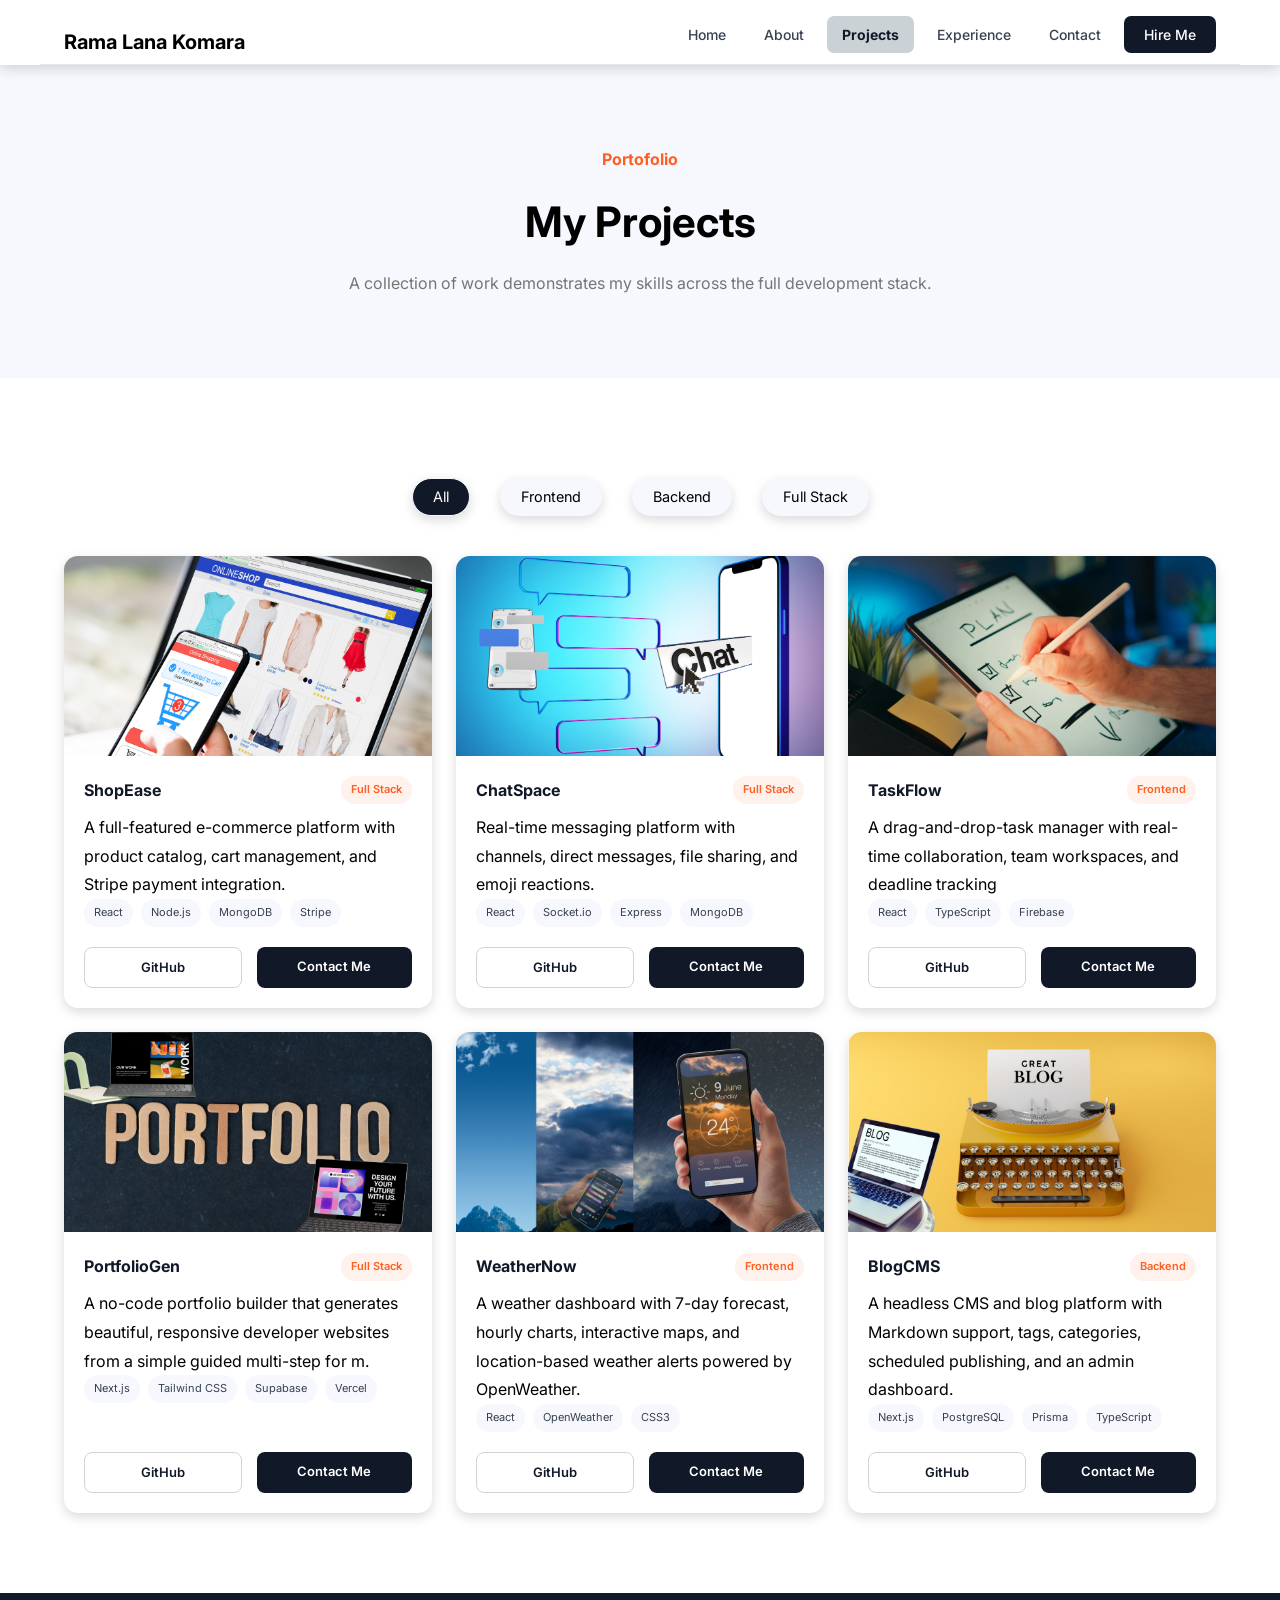
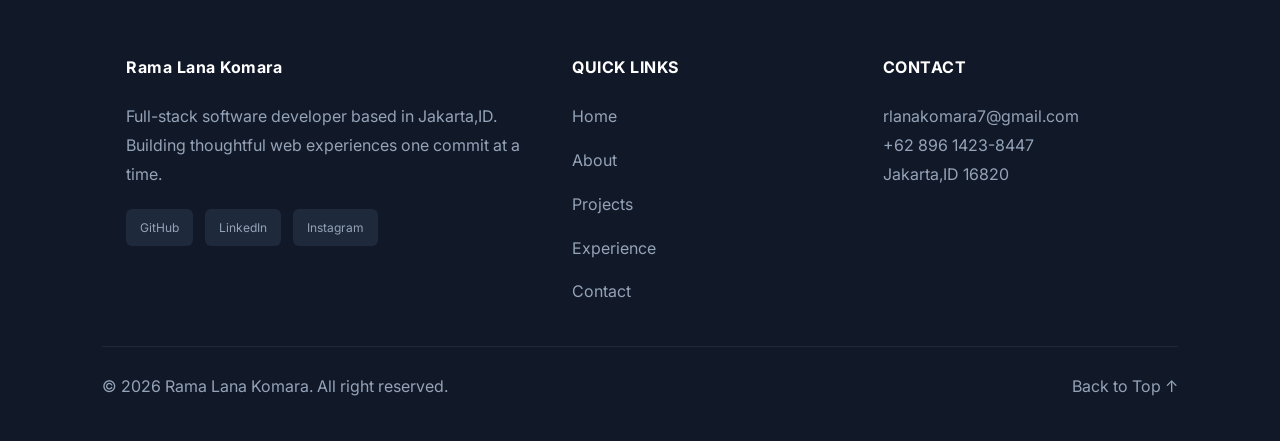
<file: pages/project.html>
<!doctype html>
<html lang="en">
  <head>
    <meta charset="UTF-8" />
    <meta name="viewport" content="width=device-width, initial-scale=1.0" />
    <meta name="format-detection" content="telephone=no" />
    <title>Project - Rama Lana Komara</title>
    <link
      href="https://fonts.googleapis.com/css2?family=Inter:wght@100..900&display=swap"
      rel="stylesheet"
    />
    <link rel="stylesheet" href="../styles.css" />
  </head>
  <body>
    <header id="home">
      <div class="container">
        <p class="logo">Rama Lana Komara</p>

        <button class="hamburger" id="hamburgerBtn" aria-label="Buka menu">
          <span></span>
          <span></span>
          <span></span>
        </button>

        <nav>
          <ul class="nav">
            <li><a class="navlist" href="../index.html">Home</a></li>
            <li><a class="navlist" href="./about.html">About</a></li>
            <li>
              <a class="navlist active" href="./project.html">Projects</a>
            </li>
            <li><a class="navlist" href="./experience.html">Experience</a></li>
            <li><a class="navlist" href="./contact.html">Contact</a></li>
            <li><a class="navlist" href="">Hire Me</a></li>
          </ul>
        </nav>
      </div>
    </header>
    <main>
      <section class="page-header">
        <div class="container">
          <p class="orangetext">Portofolio</p>
          <h1>My Projects</h1>
          <p class="lead">
            A collection of work demonstrates my skills across the full
            development stack.
          </p>
        </div>
      </section>

      <section class="myproject">
        <div class="detail-project">
          <ul class="detail-list">
            <li class="filter-btn active">All</li>
            <li class="filter-btn">Frontend</li>
            <li class="filter-btn">Backend</li>
            <li class="filter-btn">Full Stack</li>
          </ul>
        </div>

        <!-------------------------------------------------->
        <div class="project-grid">
          <article class="project-card">
            <img class="imgproject" src="../assets/1.png" alt="" />
            <div class="project-body">
              <div class="project-label">
                <h3>ShopEase</h3>
                <p class="badge">Full Stack</p>
              </div>
              <p class="projectdesc">
                A full-featured e-commerce platform with product catalog, cart
                management, and Stripe payment integration.
              </p>
              <ul class="tech-list">
                <li class="lifeatured">React</li>
                <li class="lifeatured">Node.js</li>
                <li class="lifeatured">MongoDB</li>
                <li class="lifeatured">Stripe</li>
              </ul>
              <div class="btn-project">
                <a class="git" href="https://github.com/rlanakomara7">GitHub</a>
                <a class="live" href="#">Contact Me</a>
              </div>
            </div>
          </article>

          <article class="project-card">
            <img class="imgproject" src="../assets/2.png" alt="" />
            <div class="project-body">
              <div class="project-label">
                <h3>ChatSpace</h3>
                <p class="badge">Full Stack</p>
              </div>
              <p class="projectdesc">
                Real-time messaging platform with channels, direct messages,
                file sharing, and emoji reactions.
              </p>
              <ul class="tech-list">
                <li class="lifeatured">React</li>
                <li class="lifeatured">Socket.io</li>
                <li class="lifeatured">Express</li>
                <li class="lifeatured">MongoDB</li>
              </ul>
              <div class="btn-project">
                <a class="git" href="https://github.com/rlanakomara7">GitHub</a>
                <a class="live" href="#">Contact Me</a>
              </div>
            </div>
          </article>

          <!-------------------------------------------------->

          <article class="project-card">
            <img class="imgproject" src="../assets/3.png" alt="" />
            <div class="project-body">
              <div class="project-label">
                <h3>TaskFlow</h3>
                <p class="badge">Frontend</p>
              </div>
              <p class="projectdesc">
                A drag-and-drop-task manager with real-time collaboration, team
                workspaces, and deadline tracking
              </p>
              <ul class="tech-list">
                <li class="lifeatured">React</li>
                <li class="lifeatured">TypeScript</li>
                <li class="lifeatured">Firebase</li>
              </ul>
              <div class="btn-project">
                <a class="git" href="https://github.com/rlanakomara7">GitHub</a>
                <a class="live" href="#">Contact Me</a>
              </div>
            </div>
          </article>

          <article class="project-card">
            <img class="imgproject" src="../assets/4.png" alt="" />
            <div class="project-body">
              <div class="project-label">
                <h3>PortfolioGen</h3>
                <p class="badge">Full Stack</p>
              </div>
              <p class="projectdesc">
                A no-code portfolio builder that generates beautiful, responsive
                developer websites from a simple guided multi-step for m.
              </p>
              <ul class="tech-list">
                <li class="lifeatured">Next.js</li>
                <li class="lifeatured">Tailwind CSS</li>
                <li class="lifeatured">Supabase</li>
                <li class="lifeatured">Vercel</li>
              </ul>
              <div class="btn-project">
                <a class="git" href="https://github.com/rlanakomara7">GitHub</a>
                <a class="live" href="#">Contact Me</a>
              </div>
            </div>
          </article>

          <!-------------------------------------------------->

          <article class="project-card">
            <img class="imgproject" src="../assets/5.png" alt="" />
            <div class="project-body">
              <div class="project-label">
                <h3>WeatherNow</h3>
                <p class="badge">Frontend</p>
              </div>
              <p class="projectdesc">
                A weather dashboard with 7-day forecast, hourly charts,
                interactive maps, and location-based weather alerts powered by
                OpenWeather.
              </p>
              <ul class="tech-list">
                <li class="lifeatured">React</li>
                <li class="lifeatured">OpenWeather</li>
                <li class="lifeatured">CSS3</li>
              </ul>
              <div class="btn-project">
                <a class="git" href="https://github.com/rlanakomara7">GitHub</a>
                <a class="live" href="#">Contact Me</a>
              </div>
            </div>
          </article>

          <article class="project-card">
            <img class="imgproject" src="../assets/6.png" alt="" />
            <div class="project-body">
              <div class="project-label">
                <h3>BlogCMS</h3>
                <p class="badge">Backend</p>
              </div>
              <p class="projectdesc">
                A headless CMS and blog platform with Markdown support, tags,
                categories, scheduled publishing, and an admin dashboard.
              </p>
              <ul class="tech-list">
                <li class="lifeatured">Next.js</li>
                <li class="lifeatured">PostgreSQL</li>
                <li class="lifeatured">Prisma</li>
                <li class="lifeatured">TypeScript</li>
              </ul>
              <div class="btn-project">
                <a class="git" href="https://github.com/rlanakomara7">GitHub</a>
                <a class="live" href="#">Contact Me</a>
              </div>
            </div>
          </article>
        </div>
      </section>
    </main>

    <footer>
      <div class="container">
        <div class="your">
          <h3>Rama Lana Komara</h3>
          <p>
            Full-stack software developer based in Jakarta,ID. Building
            thoughtful web experiences one commit at a time.
          </p>
          <ul class="SOCMED">
            <li><a href="https://github.com/rlanakomara7">GitHub</a></li>
            <li>
              <a href="https://www.linkedin.com/in/rama-lana-komara/"
                >LinkedIn</a
              >
            </li>
            <li>
              <a href="https://www.instagram.com/ramalana.k/">Instagram</a>
            </li>
          </ul>
        </div>

        <div>
          <h3>QUICK LINKS</h3>
          <ul class="quicklink">
            <li><a href="../index.html">Home</a></li>
            <li><a href="./about.html">About</a></li>
            <li><a href="./project.html">Projects</a></li>
            <li><a href="./experience.html">Experience</a></li>
            <li><a href="./contact.html">Contact</a></li>
          </ul>
        </div>

        <div class="contact">
          <h3>CONTACT</h3>
          <p>rlanakomara7@gmail.com</p>
          <p><a href="tel:+6289614238447">+62 896 1423-8447</a></p>
          <p>Jakarta,ID 16820</p>
        </div>
      </div>
      <hr />
      <div class="copyright">
        <p>&copy; 2026 Rama Lana Komara. All right reserved.</p>
        <a href="#home">Back to Top ↑</a>
      </div>
    </footer>
    <script>
      document.addEventListener("DOMContentLoaded", function () {
        const hamburgerBtn = document.getElementById("hamburgerBtn");
        const nav = document.querySelector("nav");

        hamburgerBtn.addEventListener("click", function () {
          nav.classList.toggle("active");
        });
      });
    </script>
  </body>
</html>
</file>
<file: styles.css>
* {
  margin: 0;
  padding: 0;
  box-sizing: border-box;
}

:root {
  --primary: #ffffff;
  --secondary: #f7f8fd;
  --third: rgb(181, 191, 196);
  --shadow: 0 4px 12px rgba(0, 0, 0, 0.15);
}

body {
  font-family: "Inter", sans-serif;
  line-height: 1.8;
  margin: 0 auto;
  overflow-x: hidden;
}

.container {
  width: 100%;
  max-width: 1200px;
  margin: 0 auto;
  padding: 0 24px;
}

/* ==========================================================
   SECTION PADDING (umum)
========================================================== */
.hero,
.aboutme,
.skills,
.work,
.testimonial {
  padding: 80px 0;
}

.aboutme,
.work {
  background: var(--secondary);
}

footer {
  background: #111827;
  color: white;
  padding: 60px 8% 40px;
}

.orangetext {
  color: #ff5f22;
  font-weight: bold;
}

.sub {
  font-size: 30px;
  color: black;
}

.divider {
  width: 40px;
  border: none;
  height: 4px;
  background: #111827;
  border-radius: 999px;
  margin: 20px auto;
}

/* ==========================================================
   HEADER / NAV
========================================================== */
header {
  box-shadow: var(--shadow);
  position: sticky;
  top: 0;
  left: 0;
  width: 100%;
  background: var(--primary);
  z-index: 1000;
}

#home .container {
  display: flex;
  justify-content: space-between;
  align-items: center;
  border-bottom: 1px solid #e5e7eb;
  width: 100%;
  padding-top: 20px;
}

.logo {
  font-size: 20px;
  font-weight: bolder;
}

.nav {
  list-style: none;
  display: flex;
  gap: 8px;
  margin-bottom: 15px;
}

.navlist {
  text-decoration: none;
  border-radius: 7px;
  border-style: none;
  padding: 10px 15px;
  color: #374151;
  font-weight: 500;
  font-size: 14px;
  white-space: nowrap;
  transition:
    background-color 0.2s ease,
    color 0.2s ease;
}

.navlist:visited {
  color: #374151;
}

.navlist:hover {
  background-color: var(--third);
  color: #111827;
}

.navlist.active {
  background-color: rgba(181, 191, 196, 0.7);
  color: #111827;
  font-weight: bold;
}

.nav li:last-child a {
  background-color: #111827;
  color: var(--primary);
  white-space: nowrap;
  padding: 10px 20px;
}

.nav li:last-child a:visited {
  color: var(--primary);
}

.nav li:last-child a:hover {
  background-color: #ff5f22;
  color: var(--primary);
}

/* Hamburger menu */
.hamburger {
  display: none;
  flex-direction: column;
  justify-content: space-between;
  margin-left: auto;
  width: 28px;
  height: 20px;
  border: none;
  cursor: pointer;
  padding: 0;
  background: transparent;
  z-index: 2000;
}

.hamburger span {
  display: block;
  width: 100%;
  height: 3px;
  background-color: #111827;
  border-radius: 2px;
  transition:
    transform 0.3s ease,
    opacity 0.3s ease;
}

/* ==========================================================
   HERO
========================================================== */
.container-hero {
  max-width: 1200px;
  margin: 0 auto;
  padding: 24px;
  display: flex;
  justify-content: space-between;
  align-items: center;
  gap: 60px;
}

.profile {
  width: 300px;
  border-radius: 15px;
  box-shadow: 0 4px 12px rgba(0, 0, 0, 0.7);
}

.stats {
  display: flex;
  gap: 40px;
  margin-top: 40px;
}

.btn-grup {
  display: flex;
  gap: 20px;
  margin-top: 40px;
}

.btn1,
.btn2 {
  text-decoration: none;
  border-radius: 8px;
  padding: 8px 25px;
}

.btn1 {
  color: white;
  background-color: black;
}

.btn2 {
  color: black;
  background-color: white;
  border-style: solid;
}

.nama {
  font-size: 50px;
  line-height: 1.2;
}

.fullstack {
  font-weight: 400;
  margin: 10px 0;
  font-size: 20px;
  color: #3f3f41;
}

.introduction {
  text-align: justify;
  max-width: 600px;
  color: rgb(117, 117, 117);
}

.profile-card {
  position: relative;
  display: inline-block;
  padding: 70px 0;
}

.city {
  position: absolute;
  top: 50px;
  right: -15px;
  background: white;
  padding: 5px 18px;
  border-radius: 15px;
  box-shadow: var(--shadow);
}

.status {
  color: white;
  position: absolute;
  bottom: 70px;
  left: -17px;
  background-color: #ff5f22;
  padding: 5px 18px;
  border-radius: 15px;
}

/* ==========================================================
   ABOUT ME (home)
========================================================== */
.self {
  text-align: center;
  max-width: 550px;
  color: rgb(117, 117, 117);
  margin: 0 auto;
}

.passionate {
  display: flex;
  justify-content: center;
  gap: 24px;
}

.learn-more {
  text-align: center;
  margin-top: 40px;
}

.learn-more a {
  text-decoration: none;
  color: black;
  font-weight: bold;
}

.passionate-card {
  background-color: white;
  border-radius: 10px;
  padding: 30px;
  max-width: 350px;
  text-align: start;
  box-shadow: var(--shadow);
}

.passionate-card p {
  color: rgb(117, 117, 117);
}

/* ==========================================================
   SKILLS (home)
========================================================== */
.technical {
  text-align: center;
  max-width: 650px;
  color: rgb(117, 117, 117);
  margin: 0 auto;
}

#skills {
  color: #ff5f22;
  font-weight: bold;
}

.liskills {
  display: flex;
  align-items: center;
  justify-content: center;
  flex-wrap: wrap;
  gap: 20px;
}

.liskills li {
  list-style: none;
  color: #ff5f22;
  background-color: bisque;
  border-radius: 24px;
  padding: 6px 20px;
  font-weight: bold;
  box-shadow: var(--shadow);
}

/* ==========================================================
   FEATURED WORK (home)
========================================================== */
.descmywork {
  text-align: center;
  max-width: 600px;
  color: rgb(117, 117, 117);
  margin: 0 auto;
}

.descmywork h2 {
  margin: 6px 0 10px;
  color: black;
  font-size: 30px;
  line-height: 1;
}

.imgproject {
  width: 100%;
  height: 200px;
  object-fit: cover;
}

.articlemywork {
  display: flex;
  justify-content: center;
  align-items: stretch;
  gap: 24px;
  margin-top: 40px;
}

.articlemywork article {
  display: flex;
  flex-direction: column;
  background-color: var(--primary);
  border-radius: 14px;
  box-shadow: var(--shadow);
  overflow: hidden;
  flex: 1;
}

.articlemywork article .imgproject {
  border-radius: 14px 14px 0 0;
  height: 250px;
}

.articlemywork article p {
  display: flex;
  text-align: start;
  color: rgb(117, 117, 117);
  margin: 0 auto;
  font-size: 12px;
  padding: 0 15px;
}

.articlemywork article ul {
  display: flex;
  flex-wrap: wrap;
  gap: 10px;
  margin: 20px 20px;
}

.articlemywork article li {
  font-size: 12px;
  display: flex;
  text-align: justify;
  list-style: none;
  padding: 0 10px;
  border-radius: 24px;
  background-color: var(--secondary);
  box-shadow: var(--shadow);
}

.articlemywork article h3 {
  padding: 15px 15px;
}

.viewproject {
  display: block;
  width: fit-content;
  margin: 40px auto 0;
  padding: 10px 24px;
  color: white;
  background-color: #111827;
  border-radius: 8px;
  text-decoration: none;
  font-weight: 600;
  box-shadow: var(--shadow);
}

/* ==========================================================
   TESTIMONIAL (home)
========================================================== */
.desctestimonial {
  text-align: center;
  max-width: 600px;
  color: rgb(117, 117, 117);
  margin: 0 auto;
}

.desctestimonial h2 {
  margin: 6px 0 10px;
  color: black;
  font-size: 30px;
  line-height: 1;
}

.container-testi {
  display: flex;
  justify-content: center;
  flex-direction: row;
  max-width: 1200px;
  margin: 0 auto;
  gap: 24px;
}

.client {
  display: flex;
  flex-direction: row;
  align-items: flex-start;
  margin: 20px 20px;
  gap: 16px;
}

.imgclient {
  width: 60px;
  height: 60px;
  flex-shrink: 0;
  border-radius: 50%;
  object-fit: cover;
}

.client div {
  text-align: left;
}

.testimonial-card {
  width: 380px;
  min-height: 200px;
  height: auto;
  border-radius: 12px;
  background-color: var(--secondary);
  box-shadow: var(--shadow);
}

.testimonial blockquote {
  color: rgb(38, 41, 46);
  font-style: italic;
  font-size: 12px;
  padding: 20px 20px;
}

.client h3 {
  margin: 0 0 6px;
  font-size: 15px;
}

.client p {
  margin: 0;
  color: #666;
  line-height: 1.5;
}

/* ==========================================================
   TOGETHER (CTA)
========================================================== */
.together {
  background-color: rgb(2, 2, 2);
  height: 50vh;
  color: rgb(255, 199, 96);
  text-align: center;
  margin: 0 auto;
  padding: 80px;
}

.together p {
  margin: 0 auto;
  font-size: small;
  font-weight: 400;
  max-width: 500px;
}

.together h2 {
  margin: 6px 0 10px;
  color: white;
  font-size: 30px;
  line-height: 1;
}

.together a {
  text-decoration: none;
  color: rgb(4, 4, 19);
  display: inline-block;
  padding: 12px 28px;
  background-color: #ff5f22;
  border-radius: 8px;
  font-weight: 600;
  margin-top: 20px;
}

/* ==========================================================
   FOOTER
========================================================== */
footer .container {
  display: grid;
  grid-template-columns: 1.5fr 1fr 1fr;
  justify-content: center;
  align-items: start;
  width: 100%;
  gap: 40px;
}

.container li,
.container a {
  text-decoration: none;
  list-style: none;
}

footer h3 {
  color: white;
  margin-bottom: 20px;
  font-size: 16px;
  letter-spacing: 0.5px;
}

.SOCMED {
  padding: 0;
  margin: 0;
  display: flex;
  gap: 12px;
  flex-wrap: wrap;
}

.SOCMED li a {
  display: inline-block;
  text-decoration: none;
  color: #94a3b8;
  background-color: #1e293b;
  padding: 8px 14px;
  border-radius: 6px;
  font-size: 12px;
  margin-top: 20px;
}

.quicklink {
  list-style: none;
  padding: 0;
  margin: 0;
  display: flex;
  flex-direction: column;
  gap: 15px;
}

.quicklink li a {
  text-decoration: none;
  color: #94a3b8;
}

footer hr {
  width: 100%;
  border: none;
  border-top: 1px solid #1e293b;
  margin: 40px 0 25px 0;
}

.copyright {
  display: flex;
  text-align: center;
  justify-content: space-between;
}

.your p,
.copyright p,
.contact p,
.copyright a {
  color: #94a3b8;
}

.contact p a,
.contact a {
  color: #94a3b8;
  text-decoration: none;
}

.contact p a:hover,
.contact a:hover {
  color: #ff5f22;
}

.copyright a {
  text-decoration: none;
}

/* =========================================================
   PAGE: ABOUT (/pages/about.html)
========================================================= */
.page-header {
  background: var(--secondary);
  padding: 80px 0;
  text-align: center;
}

.page-header h1 {
  font-size: 42px;
  color: black;
  margin: 10px 0;
}

.page-header .lead {
  max-width: 600px;
  margin: 0 auto;
  color: rgb(117, 117, 117);
}

.about-story {
  padding: 80px 0;
}

.about-story .datathumb {
  display: flex;
  flex-wrap: wrap;
  gap: 12px 20px;
  margin-top: 30px;
}

.datathumb li {
  background-color: var(--secondary);
  box-shadow: var(--shadow);
  padding: 5px 10px;
  border-radius: 24px;
  font-weight: 300;
  font-size: 14px;
}

.about-story-grid {
  display: flex;
  align-items: center;
  gap: 180px;
}

.about-story-grid img {
  width: 320px;
  border-radius: 15px;
  box-shadow: var(--shadow);
}

.about-story-text h2 {
  font-size: 30px;
  color: black;
  margin-bottom: 16px;
}

.about-story-text p {
  color: rgb(117, 117, 117);
  text-align: justify;
  margin-bottom: 16px;
  max-width: 1000px;
}

.values-grid {
  display: flex;
  justify-content: center;
  gap: 24px;
  margin-top: 40px;
  flex-wrap: wrap;
}

.academicbg {
  background-color: var(--secondary);
  padding: 50px 50px;
}

/* =========================================================
   TIMELINE FIX (Presisi di Desktop dan Mobile)
========================================================= */
.timeline {
  max-width: 900px;
  margin: 40px auto 0;
  position: relative;
}

.timeline::before {
  content: "";
  position: absolute;
  left: 7px;
  top: 50px;
  bottom: 50px;
  width: 2px;
  background: var(--third);
  z-index: 0;
}

.timeline-item {
  display: flex;
  align-items: center;
  gap: 24px;
  padding-bottom: 32px;
  position: relative;
  z-index: 1;
}

.timeline-item:last-child {
  padding-bottom: 0;
}

.timeline-dot {
  width: 16px;
  height: 16px;
  border-radius: 50%;
  background: #ff5f22;
  flex-shrink: 0;
  margin-top: 0;
  box-shadow: 0 0 0 3px var(--secondary);
}

.timeline-content {
  background-color: var(--primary);
  box-shadow: var(--shadow);
  padding: 20px 20px;
  border-radius: 14px;
  font-size: medium;
  width: 100%;
}

.timeline-content h3 {
  color: black;
  margin-bottom: 4px;
}

.timeline-content span {
  color: #ff5f22;
  font-size: 13px;
  font-weight: bold;
}

.timeline-content p {
  margin-top: 6px;
}

.eduyear {
  color: #ff5f22;
  font-weight: 600;
  font-size: small;
}

.eduplace {
  color: #ff5f22;
  font-weight: bold;
}

.timelinehead {
  display: flex;
  justify-content: space-between;
  align-items: center;
}

.timelinehead p {
  background-color: #f3d2c5;
  padding: 0 5px;
  border-radius: 24px;
}

.timelinedesc {
  font-size: 0.9em;
}

.career {
  padding: 50px 50px;
}

.experiencehead {
  display: flex;
  justify-content: space-between;
  align-items: center;
}

.experiencehead h3 {
  font-size: 1.3em;
}

.experiencehead p {
  background-color: var(--secondary);
  box-shadow: var(--shadow);
  font-size: 0.8em;
}

.experience-card {
  background-color: var(--primary);
  box-shadow: var(--shadow);
  padding: 20px 20px;
  border-radius: 14px;
  margin: 30px 0;
}

.loct {
  font-weight: 500;
}

.experiencelist li {
  color: #37465c;
  list-style: disc;
  list-style-position: inside;
}

.proficiency {
  padding: 50px 50px;
  background-color: var(--secondary);
}

.skill-grid {
  display: grid;
  grid-template-columns: repeat(2, 1fr);
  column-gap: 60px;
  row-gap: 0;
  margin-top: 40px;
}

.skill-column {
  display: flex;
  flex-direction: column;
  gap: 28px;
}

.skill-item {
  width: 100%;
}

.skill-label {
  display: flex;
  justify-content: space-between;
  align-items: center;
  margin-bottom: 8px;
}

.skill-label h3 {
  font-size: 1em;
  font-weight: 500;
}

.skill-label p {
  color: #ff5f22;
  font-weight: bold;
  font-size: 14px;
}

.skill-bar {
  width: 100%;
  height: 6px;
  background: #9baeca;
  border-radius: 999px;
}

.skill-fill {
  height: 100%;
  background-color: #111827;
  border-radius: 999px;
}

.li-hobbies {
  display: flex;
  align-items: center;
  justify-content: center;
  flex-wrap: wrap;
  gap: 20px;
  margin-top: 50px;
  padding: 0;
}

.li-hobbies li {
  list-style: none;
  color: black;
  background-color: var(--secondary);
  border-radius: 24px;
  padding: 6px 20px;
  font-weight: 400;
  box-shadow: var(--shadow);
}

/* =========================================================
   PAGE: My Projects (/pages/project.html)
========================================================= */
.myproject {
  max-width: 1200px;
  margin: 0 auto;
  padding: 60px 24px 80px;
}

.detail-list {
  display: flex;
  justify-content: center;
  gap: 30px;
  list-style: none;
  margin-top: 40px;
  margin-bottom: 40px;
  scroll-margin-top: 100px;
  flex-wrap: wrap;
}

.filter-btn {
  background-color: var(--secondary);
  box-shadow: var(--shadow);
  padding: 5px 20px;
  border-radius: 999px;
  border: 1px solid var(--secondary);
  cursor: pointer;
  font-size: 0.9em;
}

.filter-btn.active {
  color: white;
  background-color: #111827;
}

.project-grid {
  display: grid;
  grid-template-columns: repeat(3, 1fr);
  gap: 24px;
}

.project-card {
  display: flex;
  flex-direction: column;
  background: var(--primary);
  border-radius: 14px;
  box-shadow: var(--shadow);
  overflow: hidden;
}

.project-body {
  display: flex;
  flex-direction: column;
  flex: 1;
  padding: 20px;
}

.project-label {
  display: flex;
  justify-content: space-between;
  align-items: center;
  margin-bottom: 8px;
}

.project-label h3 {
  font-size: 1em;
  color: #111827;
}

.badge {
  font-size: 11px;
  font-weight: 600;
  color: #ff5f22;
  background: #fff1eb;
  padding: 4px 10px;
  border-radius: 999px;
}

.project-desc {
  font-size: 13px;
  color: #6b7280;
  margin-bottom: 16px;
}

.tech-list {
  display: flex;
  flex-wrap: wrap;
  gap: 8px;
  list-style: none;
  margin-bottom: 20px;
}

.lifeatured {
  font-size: 11px;
  background: var(--secondary);
  padding: 4px 10px;
  border-radius: 999px;
  color: #374151;
}

.btn-project {
  display: flex;
  gap: 15px;
  margin-top: auto;
}

.git,
.live {
  flex: 1;
  text-align: center;
  padding: 8px 0;
  border-radius: 8px;
  text-decoration: none;
  font-size: 13px;
  font-weight: 600;
}

.git {
  border: 1px solid #d1d5db;
  color: #111827;
}

.live {
  background: #111827;
  color: white;
}

/* =========================================================
   PAGE: My Experience (/pages/experience.html)
========================================================= */
.page-header.experience {
  display: flex;
  justify-content: space-between;
  align-items: center;
  gap: 24px;
  padding: 50px 160px;
}

.page-header.experience .container {
  text-align: left;
}

.page-header.experience .lead {
  margin: 0;
}

.download {
  display: inline-flex;
  align-items: center;
  gap: 8px;
  background-color: #111827;
  border-radius: 10px;
  color: white;
  padding: 12px 28px;
  white-space: nowrap;
}

.work-history {
  padding: 80px 0;
}

.table-wrapper {
  margin-top: 40px;
  overflow-x: auto;
  border-radius: 14px;
  box-shadow: var(--shadow);
}

.work-table {
  width: 100%;
  border-collapse: collapse;
  background: var(--primary);
}

.work-table thead {
  background: #111827;
  color: white;
}

.work-table th {
  padding: 18px 16px;
  text-align: left;
  font-size: 14px;
  font-weight: 600;
}

.work-table td {
  padding: 18px 16px;
  border-bottom: 1px solid #ececec;
  color: #4b5563;
  font-size: 14px;
}

.work-table tbody tr:hover {
  background: #f8fafc;
}

.status-badge {
  display: inline-block;
  padding: 5px 12px;
  border-radius: 999px;
  font-size: 12px;
  font-weight: 600;
  background: #fff1eb;
  color: #ff5f22;
}

.divider.left {
  margin: 20px 0;
}

.container-certificate {
  display: grid;
  grid-template-columns: repeat(3, 1fr);
  margin-top: 24px;
  gap: 24px;
}

.certificate-cards {
  display: flex;
  align-items: center;
  padding: 20px;
  gap: 20px;
  border-radius: 14px;
  background-color: var(--secondary);
  box-shadow: var(--shadow);
}

.title-certifications {
  width: 50px;
  height: 50px;
  display: flex;
  align-items: center;
  justify-content: center;
  font-size: 12px;
  font-weight: 700;
  border-radius: 14px;
  flex-shrink: 0;
  color: #ff5f22;
  background-color: #fff1eb;
}

.certificate h3 {
  margin-bottom: 6px;
  font-size: 16px;
}

.company {
  color: #ff5f22;
  font-size: 13px;
  margin-bottom: 6px;
}

.date {
  color: #9ca3af;
  font-size: 12px;
}

.recog-awards {
  padding: 60px 0 80px;
  margin-top: 40px;
}

.awards-grid {
  display: grid;
  grid-template-columns: repeat(2, 1fr);
  gap: 20px;
  margin-top: 32px;
}

.award-card {
  background: var(--primary);
  border: 1px solid #e5e7eb;
  border-radius: 12px;
  padding: 24px;
}

.award-top {
  display: flex;
  justify-content: space-between;
  align-items: flex-start;
  gap: 16px;
}

.award-top h3 {
  font-size: 15px;
  color: #111827;
}

.award-date {
  font-size: 12px;
  color: #9ca3af;
  white-space: nowrap;
  flex-shrink: 0;
}

.award-org {
  color: #ff5f22;
  font-size: 13px;
  font-weight: 600;
  margin: 6px 0 10px;
}

.award-desc {
  font-size: 13px;
  color: #6b7280;
  line-height: 1.6;
}

/* =========================================================
   PAGE: Contact (/pages/contact.html)
========================================================= */
.contact-section {
  padding: 60px 0 100px;
}

.contact-layout {
  display: grid;
  grid-template-columns: 2fr 1fr;
  gap: 40px;
  align-items: start;
}

.form-card {
  background: var(--primary);
}

.form-title {
  font-size: 22px;
  color: #111827;
  margin-bottom: 24px;
}

.form-row {
  display: grid;
  grid-template-columns: repeat(2, 1fr);
  gap: 20px;
}

.form-group {
  margin-bottom: 20px;
}

.form-group label {
  display: block;
  font-size: 13px;
  font-weight: 600;
  color: #374151;
  margin-bottom: 6px;
}

.required {
  color: #ff5f22;
}

.form-group input[type="text"],
.form-group input[type="email"],
.form-group input[type="tel"],
.form-group textarea {
  width: 100%;
  border: 1px solid #d1d5db;
  border-radius: 8px;
  padding: 10px 14px;
  font-family: inherit;
  font-size: 14px;
  color: #111827;
}

.choice-row {
  display: flex;
  gap: 24px;
}

.choice-item {
  display: flex;
  align-items: center;
  gap: 6px;
  font-size: 14px;
  color: #374151;
  font-weight: 400;
  cursor: pointer;
}

.checkbox-grid {
  display: grid;
  grid-template-columns: repeat(4, 1fr);
  gap: 12px 20px;
}

.form-actions {
  display: flex;
  gap: 12px;
  margin-top: 10px;
}

.btn-send {
  background: #111827;
  color: white;
  border: none;
  padding: 12px 28px;
  border-radius: 8px;
  font-weight: 600;
  font-size: 14px;
  cursor: pointer;
}

.btn-reset {
  background: white;
  color: #111827;
  border: 1px solid #d1d5db;
  padding: 12px 28px;
  border-radius: 8px;
  font-weight: 600;
  font-size: 14px;
  cursor: pointer;
}

.contact-sidebar {
  display: flex;
  flex-direction: column;
  gap: 20px;
}

.sidebar-card {
  background: var(--secondary);
  border-radius: 14px;
  padding: 24px;
}

.sidebar-card h3 {
  font-size: 16px;
  color: #111827;
  margin-bottom: 20px;
}

.info-item {
  display: flex;
  gap: 12px;
  margin-bottom: 18px;
}

.info-item:last-child {
  margin-bottom: 0;
}

.info-icon {
  flex-shrink: 0;
}

.info-label {
  font-size: 13px;
  font-weight: 600;
  color: #111827;
}

.info-value {
  font-size: 13px;
  color: #6b7280;
}

.info-link {
  color: #ff5f22;
  font-weight: 600;
}

.social-list {
  list-style: none;
}

.social-list li {
  display: flex;
  justify-content: space-between;
  align-items: center;
  padding-bottom: 14px;
  margin-bottom: 14px;
  border-bottom: 1px solid #e5e7eb;
  font-size: 14px;
  color: #111827;
  font-weight: 500;
}

.social-list a {
  color: #9ca3af;
  text-decoration: none;
  font-size: 13px;
  font-weight: 400;
}

.location-card {
  background: #fff1eb;
  text-align: center;
}

.location-pin {
  width: 44px;
  height: 44px;
  border-radius: 50%;
  background: #111827;
  color: white;
  display: flex;
  align-items: center;
  justify-content: center;
  margin: 0 auto 12px;
  font-size: 18px;
}

.location-city {
  color: #ff5f22;
  font-weight: 700;
  font-size: 15px;
}

.location-country {
  color: #6b7280;
  font-size: 13px;
  margin: 4px 0;
}

.location-coord {
  color: #9ca3af;
  font-size: 12px;
}

/* ================================================================
   RESPONSIVE (Desktop First)
================================================================ */

/* ---------- TABLET 769px - 1024px ---------- */
@media (min-width: 769px) and (max-width: 1024px) {
  .hamburger {
    display: flex;
  }

  nav {
    position: fixed;
    top: 0;
    right: -100%;
    width: 280px;
    height: 100vh;
    background: white;
    box-shadow: -5px 0 20px rgba(0, 0, 0, 0.15);
    transition: 0.3s ease;
    z-index: 1500;
  }

  nav.active {
    right: 0;
  }

  .nav {
    display: flex;
    flex-direction: column;
    align-items: flex-start;
    gap: 16px;
    padding: 90px 25px 20px;
    margin: 0;
  }

  .nav li {
    width: 100%;
    list-style: none;
  }

  .navlist {
    display: block;
    width: 100%;
  }

  .container {
    padding: 0 30px;
  }

  .container-hero {
    padding: 40px 30px;
    gap: 30px;
  }

  .nama {
    font-size: 42px;
  }

  .introduction {
    max-width: 500px;
  }

  .profile {
    width: 260px;
  }

  .stats {
    gap: 25px;
  }

  .about-story-grid {
    gap: 50px;
  }

  .about-story-grid img {
    width: 280px;
  }

  .project-grid {
    grid-template-columns: repeat(2, 1fr);
  }

  .myproject {
    padding: 50px 30px 60px;
  }

  .page-header.experience {
    padding: 50px 50px;
  }

  .container-certificate {
    grid-template-columns: repeat(2, 1fr);
  }

  .skill-grid {
    column-gap: 30px;
  }

  .contact-layout {
    grid-template-columns: 1fr;
    gap: 30px;
    justify-items: center;
  }

  .contact-sidebar {
    width: 100%;
    max-width: 480px;
  }

  footer .container {
    grid-template-columns: 1.5fr 1fr 1fr;
    gap: 25px;
  }

  .container-testi {
    flex-wrap: wrap;
  }
}

/* ---------- MOBILE <= 768px ---------- */
@media (max-width: 768px) {
  .container {
    width: 100%;
    padding: 0 20px;
  }

  /* HEADER / NAV */
  #home .container {
    padding: 15px 20px;
  }

  .hamburger {
    display: flex;
  }

  nav {
    position: fixed;
    top: 0;
    right: -100%;
    width: 260px;
    height: 100vh;
    background: white;
    box-shadow: -5px 0 20px rgba(0, 0, 0, 0.15);
    transition: 0.3s ease;
    z-index: 1500;
  }

  nav.active {
    right: 0;
  }

  .nav {
    display: flex;
    flex-direction: column;
    align-items: flex-start;
    gap: 20px;
    padding: 90px 25px 20px;
    margin: 0;
  }

  .nav li {
    width: 100%;
    list-style: none;
  }

  .navlist {
    display: block;
    width: 100%;
    padding: 12px;
  }

  /* HERO */
  .container-hero {
    flex-direction: column-reverse;
    text-align: center;
    padding: 50px 20px;
    gap: 30px;
  }

  .nama {
    font-size: 36px;
  }

  .fullstack {
    font-size: 18px;
  }

  .introduction {
    text-align: center;
    max-width: 100%;
  }

  .btn-grup {
    justify-content: center;
    flex-wrap: wrap;
  }

  .profile {
    width: 230px;
  }

  .profile-card {
    padding: 30px 0;
  }

  .city {
    top: 15px;
    right: -10px;
  }

  .status {
    bottom: 30px;
    left: -10px;
  }

  .stats {
    justify-content: center;
    gap: 25px;
    flex-wrap: wrap;
  }

  /* SECTIONS */
  .hero,
  .aboutme,
  .skills,
  .work,
  .testimonial {
    padding: 50px 20px;
  }

  /* ABOUT ME */
  .passionate {
    flex-direction: column;
    align-items: center;
  }

  .passionate-card {
    width: 100%;
    max-width: 500px;
  }

  .about-story {
    padding: 60px 20px;
  }

  .about-story-grid {
    flex-direction: column;
    gap: 30px;
    text-align: center;
  }

  .about-story-grid img {
    width: 250px;
  }

  .about-story-text .datathumb {
    justify-content: center;
  }

  /* SKILLS & HOBBIES (MOBILE 2 KOLOM RAPI) */
  .liskills {
    gap: 10px;
  }

  .liskills li {
    padding: 6px 14px;
    font-size: 14px;
  }

  .li-hobbies {
    display: grid;
    grid-template-columns: repeat(2, 1fr);
    gap: 12px;
    margin-top: 30px;
    padding: 0;
  }

  .li-hobbies li {
    width: 100%;
    text-align: center;
    font-size: 13px;
    padding: 10px 12px;
    box-sizing: border-box;
    display: flex;
    align-items: center;
    justify-content: center;
  }

  .skill-grid {
    grid-template-columns: 1fr;
    gap: 25px;
  }

  /* PROJECT / WORK */
  .articlemywork {
    display: flex;
    flex-direction: column;
    margin: 30px 0;
  }

  .articlemywork article {
    width: 100%;
  }

  .project-grid {
    grid-template-columns: 1fr;
  }

  .myproject {
    padding: 40px 20px 60px;
  }

  .imgproject {
    height: 220px;
  }

  .detail-list {
    flex-wrap: wrap;
    gap: 10px;
    padding: 0 20px;
  }

  /* EXPERIENCE */
  .page-header.experience {
    flex-direction: column;
    align-items: flex-start;
    padding: 50px 20px;
  }

  .page-header.experience .container {
    text-align: left;
  }

  .download {
    align-self: stretch;
    justify-content: center;
  }

  .work-history {
    padding: 60px 20px;
  }

  .table-wrapper {
    overflow-x: auto;
  }

  .work-table {
    min-width: 700px;
  }

  .container-certificate {
    grid-template-columns: 1fr;
  }

  .awards-grid {
    grid-template-columns: 1fr;
  }

  /* TIMELINE */
  .academicbg {
    padding: 50px 20px;
  }

  .career {
    padding: 50px 20px;
  }

  .experience-card {
    margin: 20px 0;
  }

  .experiencehead {
    flex-direction: column;
    align-items: flex-start;
    gap: 6px;
  }

  .timeline-item {
    gap: 15px;
  }

  .timelinehead {
    flex-direction: column;
    align-items: flex-start;
    gap: 8px;
  }

  /* TESTIMONIAL */
  .container-testi {
    flex-direction: column;
    align-items: center;
  }

  .testimonial-card {
    width: 100%;
    max-width: 380px;
    height: auto;
  }

  .client {
    margin: 20px 10px;
  }

  /* TOGETHER */
  .together {
    height: auto;
    padding: 60px 20px;
  }

  /* CONTACT */
  .contact-section {
    padding: 50px 20px 80px;
  }

  .contact-layout {
    display: flex;
    flex-direction: column;
    align-items: center;
  }

  .form-card {
    width: 100%;
  }

  .contact-sidebar {
    width: 100%;
    max-width: 480px;
    margin: 0 auto;
    align-items: stretch;
  }

  .sidebar-card {
    width: 100%;
  }

  .form-row {
    grid-template-columns: 1fr;
  }

  .checkbox-grid {
    grid-template-columns: repeat(2, 1fr);
  }

  .choice-row {
    flex-direction: column;
    gap: 10px;
  }

  input,
  textarea {
    width: 100%;
  }

  /* FOOTER */
  footer {
    padding: 50px 20px 30px;
  }

  footer .container {
    grid-template-columns: 1fr;
    gap: 30px;
  }

  .SOCMED {
    flex-wrap: wrap;
  }

  .copyright {
    flex-direction: column;
    gap: 15px;
  }
}

/* ---------- DESKTOP: batasan tambahan project-grid ---------- */
@media (max-width: 1000px) and (min-width: 769px) {
  .project-grid {
    grid-template-columns: repeat(2, 1fr);
  }
}
</file>
